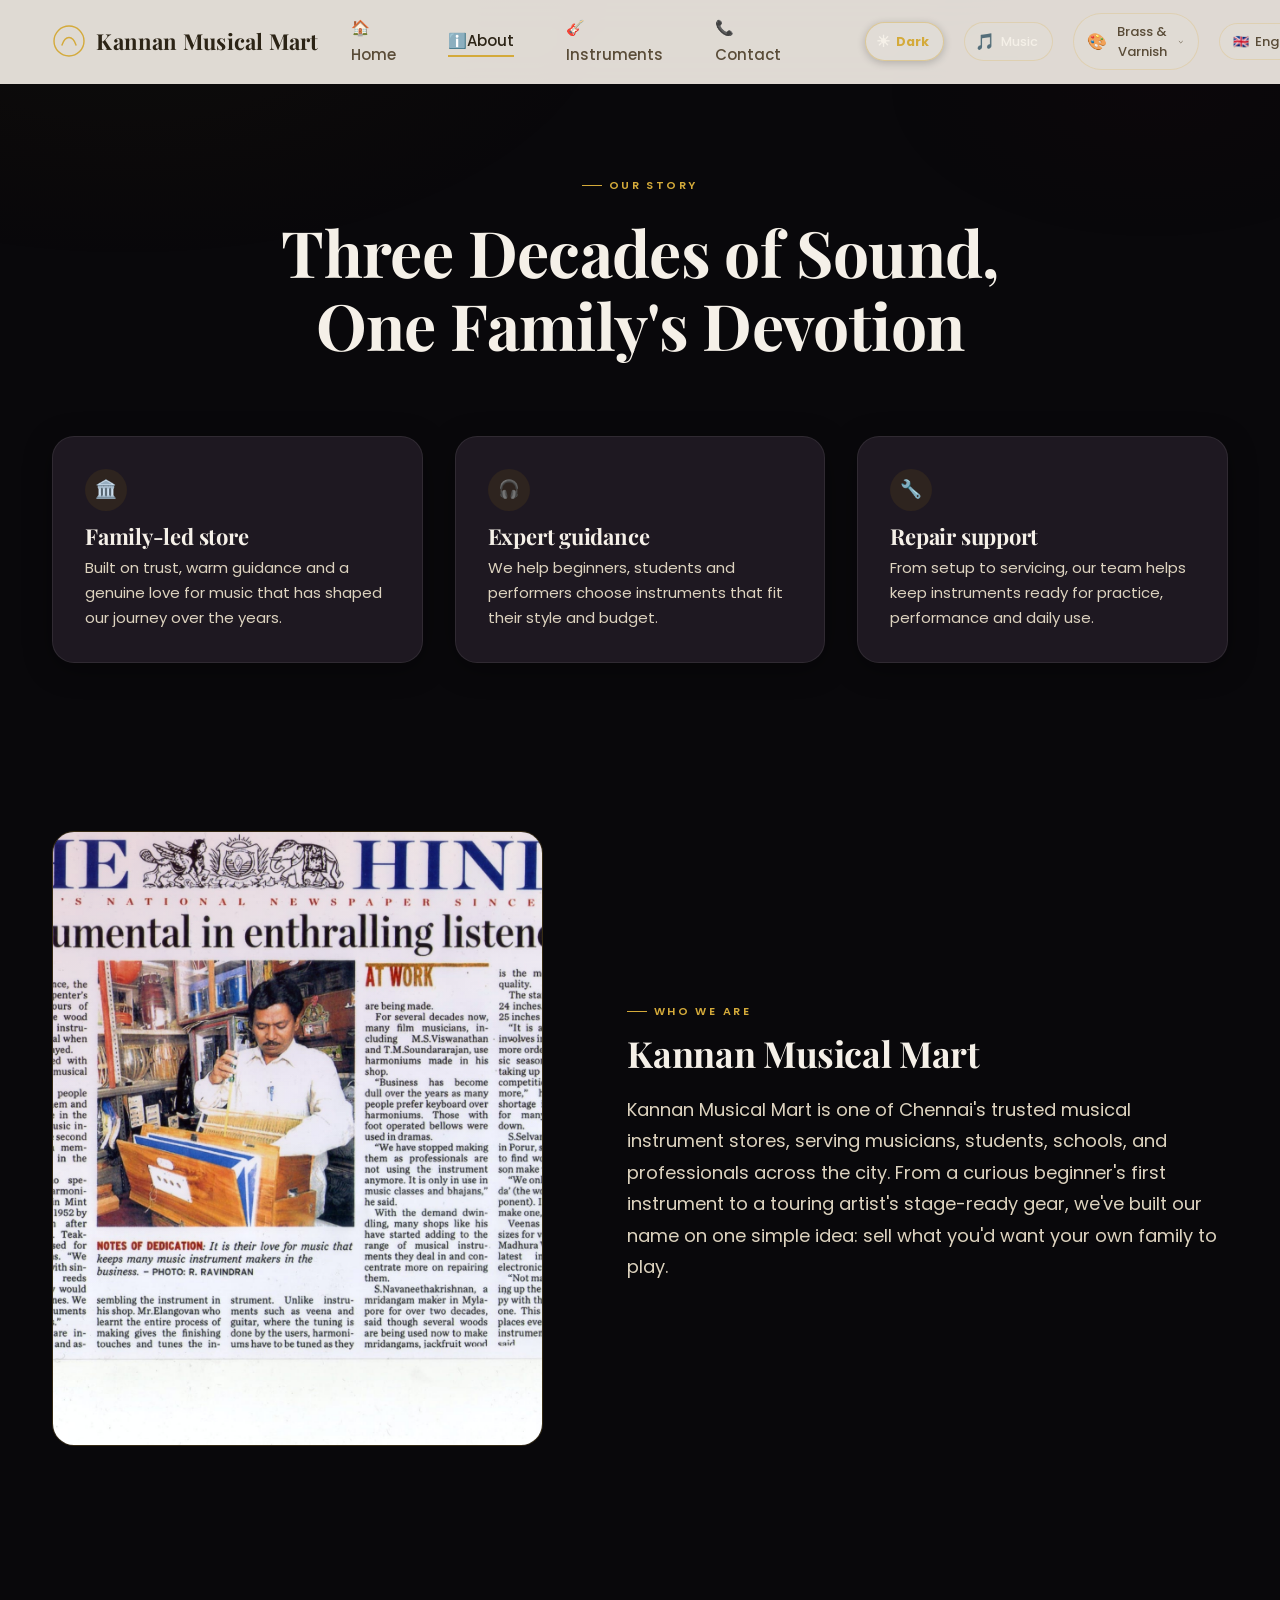
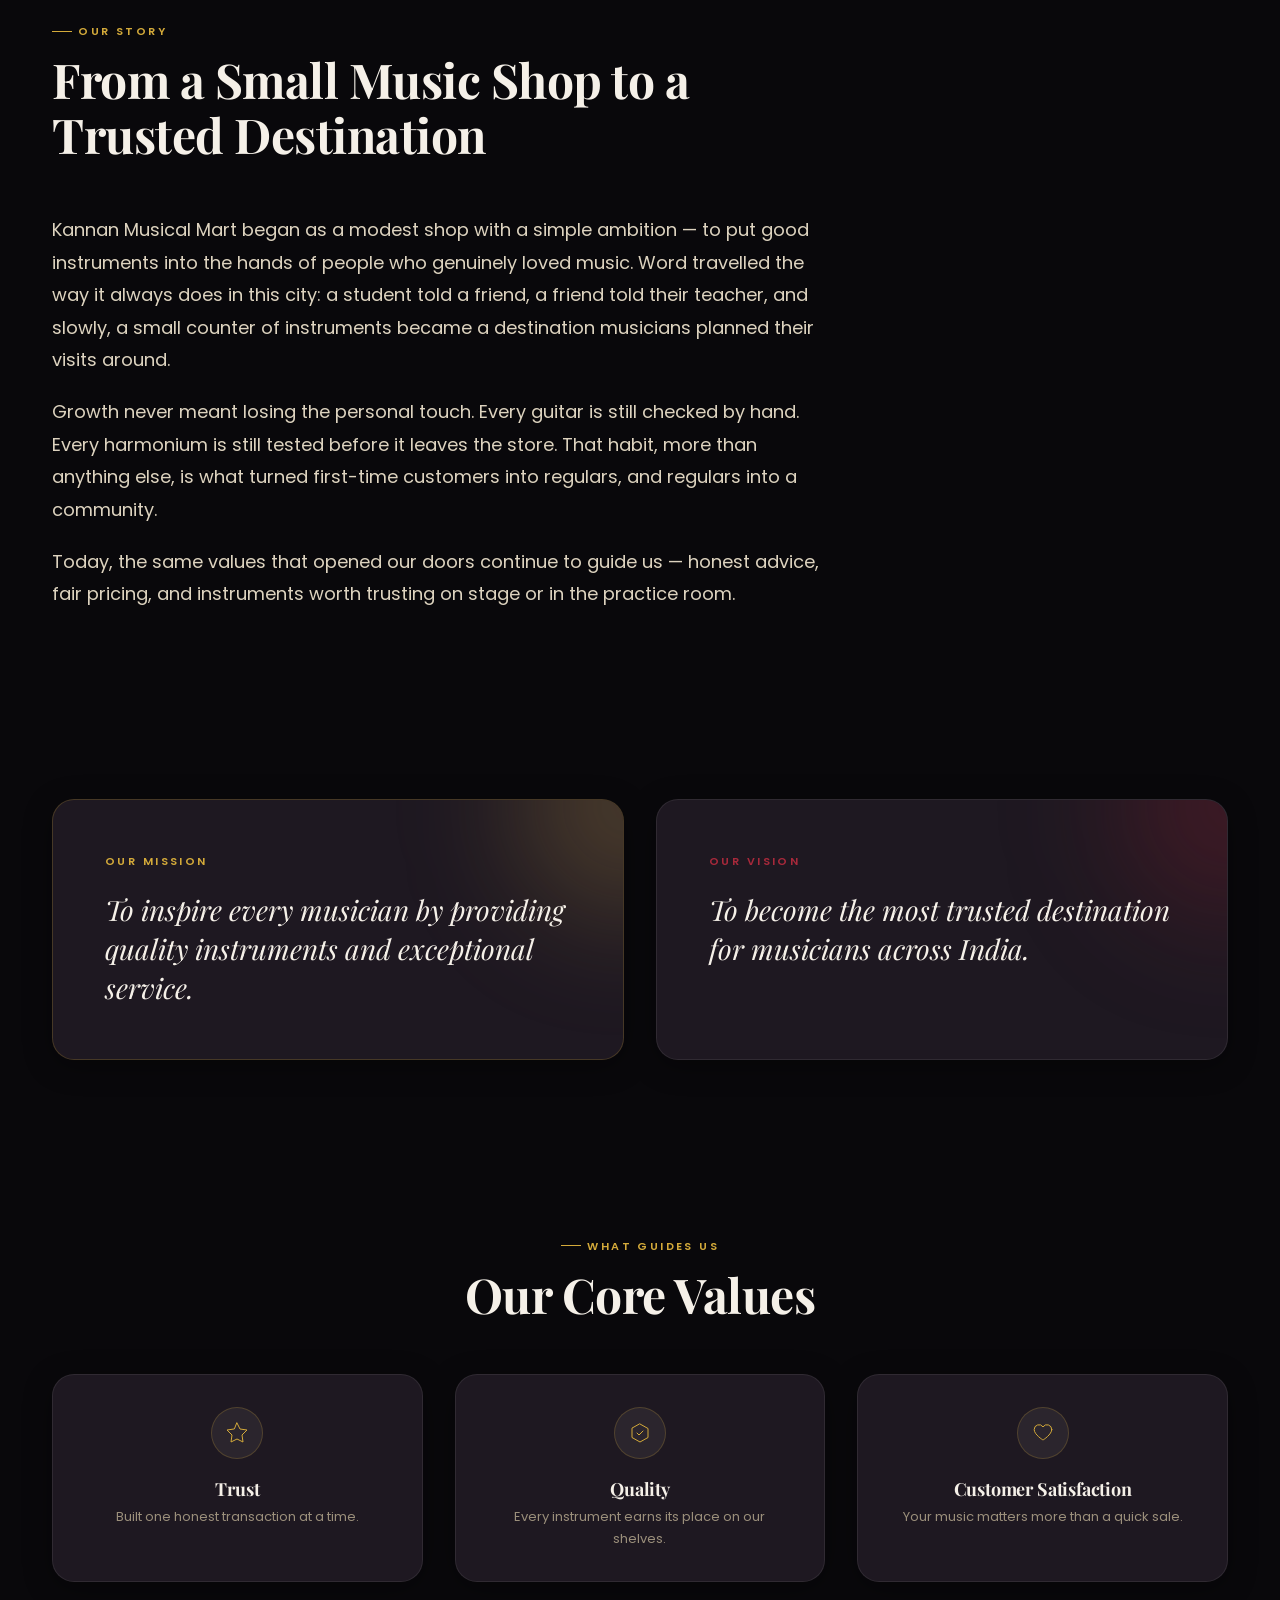
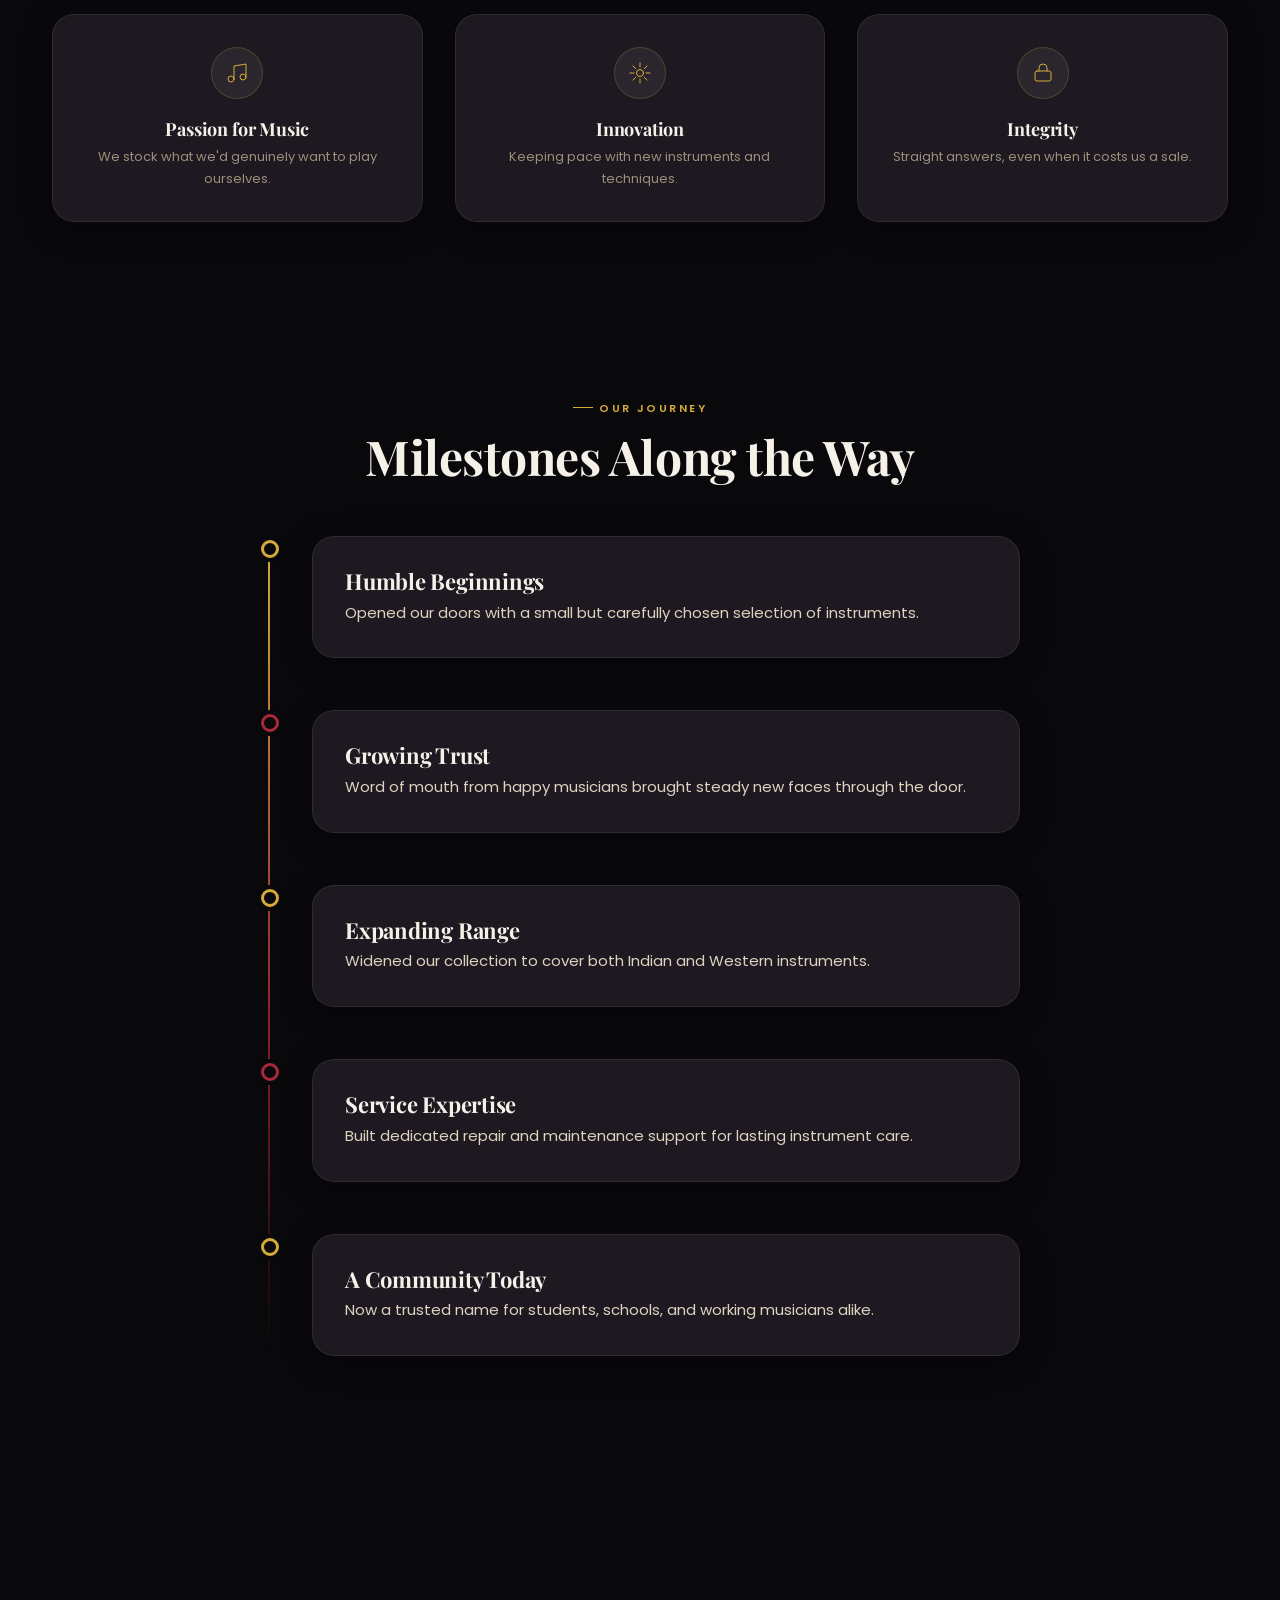
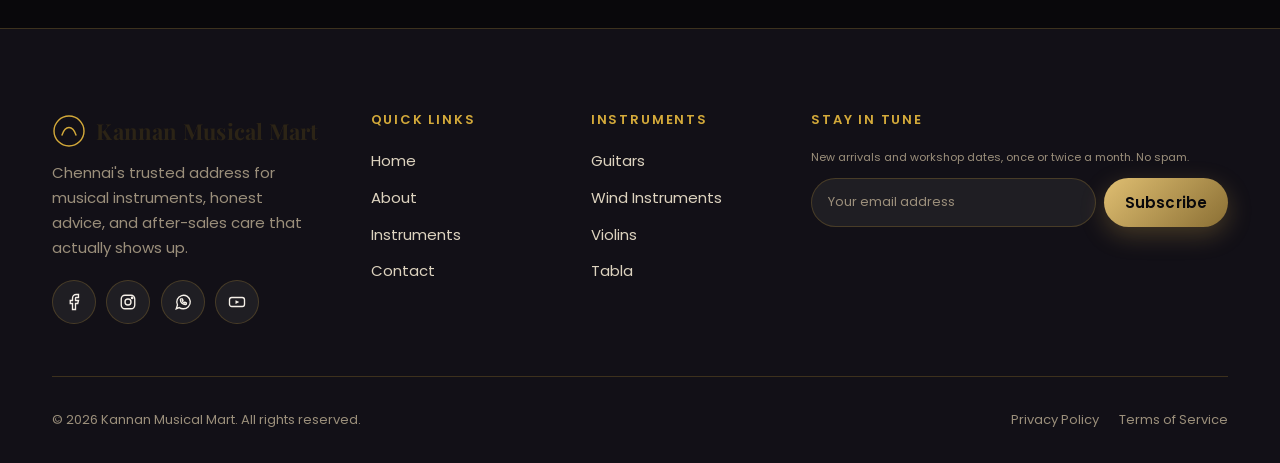
<file: about.html>
<!DOCTYPE html>
<html lang="en" data-mode="dark">
<head>
  <meta charset="UTF-8" />
  <meta name="viewport" content="width=device-width, initial-scale=1.0" />
  <title>About Us — Kannan Musical Mart</title>
  <meta name="description" content="Learn the story behind Kannan Musical Mart, Chennai's trusted musical instrument store — our mission, values, and journey." />

  <link rel="preconnect" href="https://fonts.googleapis.com" />
  <link rel="preconnect" href="https://fonts.gstatic.com" crossorigin />
  <link href="https://fonts.googleapis.com/css2?family=Playfair+Display:ital,wght@0,600;0,700;1,600&family=Poppins:wght@300;400;500;600;700&display=swap" rel="stylesheet" />

  <link rel="icon" href="data:image/svg+xml,%3Csvg xmlns='http://www.w3.org/2000/svg' viewBox='0 0 24 24'%3E%3Ccircle cx='12' cy='12' r='11' fill='%230b0a0c' stroke='%23c9a24b' stroke-width='1.5'/%3E%3Cpath d='M7 15c1-3 2-5 5-5s4 2 5 5' stroke='%23c9a24b' stroke-width='1.5' fill='none' stroke-linecap='round'/%3E%3C/svg%3E" />

  <link rel="stylesheet" href="variables.css" />
  <link rel="stylesheet" href="base.css" />
  <link rel="stylesheet" href="components.css" />
  <link rel="stylesheet" href="about.css" />
</head>
<body>

  <div class="page-loader" aria-hidden="true">
    <div class="loader-mark">
      <svg class="loader-wave" viewBox="0 0 140 48" xmlns="http://www.w3.org/2000/svg">
        <path d="M0 24 Q 10 4, 20 24 T 40 24 T 60 24 T 80 24 T 100 24 T 120 24 T 140 24" />
      </svg>
      <span class="loader-text">Kannan Musical Mart</span>
    </div>
  </div>

  <div class="scroll-progress" aria-hidden="true"></div>

  <div class="nav-backdrop" id="nav-backdrop"></div>

  <header class="site-nav">
    <div class="nav-inner">
      <a href="index.html" class="nav-brand">
        <svg class="nav-brand-mark" viewBox="0 0 34 34" xmlns="http://www.w3.org/2000/svg" fill="none">
          <circle cx="17" cy="17" r="15" stroke-width="1.4" />
          <path d="M10 21c1.5-4.5 3-7.5 7-7.5s5.5 3 7 7.5" stroke-width="1.4" stroke-linecap="round" />
        </svg>
        <span data-i18n="nav.brand">Kannan Musical Mart</span>
      </a>

      <nav aria-label="Primary">
        <ul class="nav-links" id="nav-links">
          <li class="nav-drawer-header">
            <span class="nav-drawer-title" data-i18n="nav.brand">Kannan Musical Mart</span>
            <button class="nav-close-btn" aria-label="Close menu">&times;</button>
          </li>
          <li><a href="index.html"><span class="nav-link-icon">🏠</span><span data-i18n="nav.home">Home</span></a></li>
          <li><a href="about.html" aria-current="page"><span class="nav-link-icon">ℹ️</span><span data-i18n="nav.about">About</span></a></li>
          <li><a href="gallery.html"><span class="nav-link-icon">🎸</span><span data-i18n="nav.instruments">Instruments</span></a></li>
          <li><a href="contact.html"><span class="nav-link-icon">📞</span><span data-i18n="nav.contact">Contact</span></a></li>
          <li><a href="contact.html" class="nav-drawer-cta" data-i18n="common.contactUs">Contact Us &rarr;</a></li>
        </ul>
      </nav>

      <div class="nav-actions">
        <!-- Dark/Light Mode Toggle -->
        <button class="mode-toggle-btn" id="mode-toggle" aria-label="Toggle dark/light mode" title="Toggle Theme Mode">
          <span class="mode-icon mode-icon-dark">&#127769;</span>
          <span class="mode-icon mode-icon-light">&#9728;</span>
          <span class="mode-label" id="mode-label">Dark</span>
        </button>

        <!-- Music Player Widget -->
        <div class="music-player-widget" id="music-player-widget">
          <button class="music-toggle-btn" id="music-toggle" aria-label="Toggle Tamil background music" title="Tamil Music Player">
            <span class="music-icon">&#127925;</span>
            <span class="music-label">Music</span>
          </button>
          <div class="music-panel" id="music-panel">
            <div class="music-panel-header">
              <span class="music-panel-title">&#127926; Tamil Classical Music</span>
              <button class="music-close-btn" id="music-panel-close" aria-label="Close music panel">&#10005;</button>
            </div>
            <div class="music-now-playing" id="music-now-playing">
              <div class="music-disk" id="music-disk">
                <span class="music-disk-note">&#9836;</span>
              </div>
              <div class="music-info">
                <div class="music-track-name" id="music-track-name">Loading...</div>
                <div class="music-track-artist" id="music-track-artist">Tamil Classical</div>
              </div>
            </div>
            <div class="music-controls">
              <button class="music-ctrl-btn" id="music-prev" aria-label="Previous track">&#9194;</button>
              <button class="music-ctrl-btn music-play-btn" id="music-play-pause" aria-label="Play/Pause">&#9654;</button>
              <button class="music-ctrl-btn" id="music-next" aria-label="Next track">&#9193;</button>
            </div>
            <div class="music-volume-row">
              <span>&#128264;</span>
              <input type="range" class="music-volume" id="music-volume" min="0" max="100" value="40" aria-label="Volume" />
              <span>&#128266;</span>
            </div>
            <div class="music-track-list" id="music-track-list"></div>
          </div>
        </div>
        <div class="theme-switch">
          <button class="theme-switch-btn" aria-haspopup="listbox" aria-expanded="false" aria-label="Change website theme color" title="Change Theme Color">
            <span class="theme-swatch-icon">🎨</span>
            <span class="theme-label-text" data-current-theme-label>Theme</span>
            <svg viewBox="0 0 24 24" fill="none" stroke="currentColor" stroke-width="2"><path d="M6 9l6 6 6-6"/></svg>
          </button>
          <div class="theme-menu" role="listbox">
            <div class="theme-menu-title">Theme Presets</div>
            <button class="theme-option is-active" role="option" data-theme="brass">
              <span class="theme-swatch" style="background: linear-gradient(135deg, #d4aa3a 50%, #8b1e2e 50%);"></span>
              <span class="theme-name">Brass & Varnish</span>
            </button>
            <button class="theme-option" role="option" data-theme="emerald">
              <span class="theme-swatch" style="background: linear-gradient(135deg, #e5c158 50%, #0f523b 50%);"></span>
              <span class="theme-name">Emerald Gold</span>
            </button>
            <button class="theme-option" role="option" data-theme="sapphire">
              <span class="theme-swatch" style="background: linear-gradient(135deg, #38bdf8 50%, #1e3a8a 50%);"></span>
              <span class="theme-name">Royal Sapphire</span>
            </button>
            <button class="theme-option" role="option" data-theme="crimson">
              <span class="theme-swatch" style="background: linear-gradient(135deg, #fb7185 50%, #9f1239 50%);"></span>
              <span class="theme-name">Crimson Velvet</span>
            </button>
            <button class="theme-option" role="option" data-theme="purple">
              <span class="theme-swatch" style="background: linear-gradient(135deg, #facc15 50%, #6b21a8 50%);"></span>
              <span class="theme-name">Amethyst Twilight</span>
            </button>
            <button class="theme-option" role="option" data-theme="platinum">
              <span class="theme-swatch" style="background: linear-gradient(135deg, #cbd5e1 50%, #334155 50%);"></span>
              <span class="theme-name">Platinum Onyx</span>
            </button>
            <div class="theme-custom-divider"></div>
            <div class="theme-custom-picker">
              <label for="theme-color-input" class="theme-custom-label">Custom Accent</label>
              <input type="color" id="theme-color-input" value="#d4aa3a" title="Pick custom accent color" />
            </div>
          </div>
        </div>

        <div class="lang-switch">
          <button class="lang-switch-btn" aria-haspopup="listbox" aria-expanded="false" aria-label="Change language">
            <span data-current-lang-flag>🇬🇧</span>
            <span data-current-lang-label>English</span>
            <svg viewBox="0 0 24 24" fill="none" stroke="currentColor" stroke-width="2"><path d="M6 9l6 6 6-6"/></svg>
          </button>
          <div class="lang-menu" role="listbox">
            <button class="lang-option" role="option" data-lang-option="en" aria-checked="true">
              <span class="lang-flag">🇬🇧</span> English
            </button>
            <button class="lang-option" role="option" data-lang-option="ta" aria-checked="false">
              <span class="lang-flag">🇮🇳</span> தமிழ்
            </button>
          </div>
        </div>

        <button class="nav-toggle" aria-label="Toggle menu" aria-expanded="false" aria-controls="nav-links">
          <span></span><span></span><span></span>
        </button>
      </div>
    </div>
  </header>

  <main>
    <section class="page-hero">
      <div class="container">
        <span class="eyebrow" data-i18n="about.heroEyebrow">Our Story</span>
        <h1 data-i18n="about.heroHeadline">Three Decades of Sound, One Family's Devotion</h1>
      </div>
    </section>

    <section class="page-highlights">
      <div class="container">
        <div class="highlights-grid">
          <article class="glass-card highlight-card">
            <div class="highlight-icon">🏛️</div>
            <h3>Family-led store</h3>
            <p>Built on trust, warm guidance and a genuine love for music that has shaped our journey over the years.</p>
          </article>
          <article class="glass-card highlight-card">
            <div class="highlight-icon">🎧</div>
            <h3>Expert guidance</h3>
            <p>We help beginners, students and performers choose instruments that fit their style and budget.</p>
          </article>
          <article class="glass-card highlight-card">
            <div class="highlight-icon">🔧</div>
            <h3>Repair support</h3>
            <p>From setup to servicing, our team helps keep instruments ready for practice, performance and daily use.</p>
          </article>
        </div>
      </div>
    </section>

    <!-- ============ INTRO ============ -->
    <section class="intro-section">
      <div class="container intro-grid">
        <div class="intro-media reveal">
          <img src="Gallery/news paper.jpeg" alt="Beautiful harmonium on display at Kannan Musical Mart" loading="lazy" />
        </div>
        <div class="intro-text reveal reveal-delay-2">
          <span class="eyebrow" data-i18n="about.introEyebrow">Who We Are</span>
          <h2 data-i18n="about.introHeading" style="margin-top: var(--sp-xs); font-size: var(--fs-2xl); color: var(--ivory);">Kannan Musical Mart</h2>
          <p style="margin-top: var(--sp-sm);" data-i18n="about.introBody">Kannan Musical Mart is one of Chennai's trusted musical instrument stores, serving musicians, students, schools, and professionals across the city. From a curious beginner's first instrument to a touring artist's stage-ready gear, we've built our name on one simple idea: sell what you'd want your own family to play.</p>
        </div>
      </div>
    </section>

    <!-- ============ OUR STORY ============ -->
    <section class="story-section">
      <div class="container">
        <div class="section-heading reveal">
          <span class="eyebrow" data-i18n="about.storyEyebrow">Our Story</span>
          <h2 data-i18n="about.storyHeading">From a Small Music Shop to a Trusted Destination</h2>
        </div>
        <div class="story-content reveal reveal-delay-1">
          <p data-i18n="about.storyBody1">Kannan Musical Mart began as a modest shop with a simple ambition — to put good instruments into the hands of people who genuinely loved music. Word travelled the way it always does in this city: a student told a friend, a friend told their teacher, and slowly, a small counter of instruments became a destination musicians planned their visits around.</p>
          <p data-i18n="about.storyBody2">Growth never meant losing the personal touch. Every guitar is still checked by hand. Every harmonium is still tested before it leaves the store. That habit, more than anything else, is what turned first-time customers into regulars, and regulars into a community.</p>
          <p data-i18n="about.storyBody3">Today, the same values that opened our doors continue to guide us — honest advice, fair pricing, and instruments worth trusting on stage or in the practice room.</p>
        </div>
      </div>
    </section>

    <!-- ============ MISSION / VISION ============ -->
    <section class="mv-section">
      <div class="container mv-grid">
        <div class="glass-card mv-card mission reveal">
          <div class="mv-label" data-i18n="about.missionLabel">Our Mission</div>
          <p data-i18n="about.missionText">"To inspire every musician by providing quality instruments and exceptional service."</p>
        </div>
        <div class="glass-card mv-card vision reveal reveal-delay-2">
          <div class="mv-label" data-i18n="about.visionLabel">Our Vision</div>
          <p data-i18n="about.visionText">"To become the most trusted destination for musicians across India."</p>
        </div>
      </div>
    </section>

    <!-- ============ CORE VALUES ============ -->
    <section class="values-section">
      <div class="container">
        <div class="section-heading center reveal">
          <span class="eyebrow" data-i18n="about.valuesEyebrow">What Guides Us</span>
          <h2 data-i18n="about.valuesHeading">Our Core Values</h2>
        </div>

        <div class="values-grid">
          <div class="glass-card value-card reveal reveal-delay-1">
            <div class="value-icon"><svg viewBox="0 0 24 24" fill="none" stroke-linecap="round" stroke-linejoin="round"><path d="M12 2l3 6 7 1-5 5 1 7-6-3-6 3 1-7-5-5 7-1z"/></svg></div>
            <h3 data-i18n="about.value1">Trust</h3>
            <p data-i18n="about.value1Desc">Built one honest transaction at a time.</p>
          </div>
          <div class="glass-card value-card reveal reveal-delay-2">
            <div class="value-icon"><svg viewBox="0 0 24 24" fill="none" stroke-linecap="round" stroke-linejoin="round"><path d="M12 3l8 4.5v9L12 21l-8-4.5v-9z"/><path d="M9 12l2 2 4-4"/></svg></div>
            <h3 data-i18n="about.value2">Quality</h3>
            <p data-i18n="about.value2Desc">Every instrument earns its place on our shelves.</p>
          </div>
          <div class="glass-card value-card reveal reveal-delay-3">
            <div class="value-icon"><svg viewBox="0 0 24 24" fill="none" stroke-linecap="round" stroke-linejoin="round"><path d="M20.8 8.6c0 5-8.8 10.4-8.8 10.4S3.2 13.6 3.2 8.6a4.8 4.8 0 018.8-2.7 4.8 4.8 0 018.8 2.7z"/></svg></div>
            <h3 data-i18n="about.value3">Customer Satisfaction</h3>
            <p data-i18n="about.value3Desc">Your music matters more than a quick sale.</p>
          </div>
          <div class="glass-card value-card reveal reveal-delay-4">
            <div class="value-icon"><svg viewBox="0 0 24 24" fill="none" stroke-linecap="round" stroke-linejoin="round"><path d="M9 18V5l12-2v13"/><circle cx="6" cy="18" r="3"/><circle cx="18" cy="16" r="3"/></svg></div>
            <h3 data-i18n="about.value4">Passion for Music</h3>
            <p data-i18n="about.value4Desc">We stock what we'd genuinely want to play ourselves.</p>
          </div>
          <div class="glass-card value-card reveal reveal-delay-5">
            <div class="value-icon"><svg viewBox="0 0 24 24" fill="none" stroke-linecap="round" stroke-linejoin="round"><path d="M12 2v4M12 18v4M4.9 4.9l2.8 2.8M16.3 16.3l2.8 2.8M2 12h4M18 12h4M4.9 19.1l2.8-2.8M16.3 7.7l2.8-2.8"/><circle cx="12" cy="12" r="3.5"/></svg></div>
            <h3 data-i18n="about.value5">Innovation</h3>
            <p data-i18n="about.value5Desc">Keeping pace with new instruments and techniques.</p>
          </div>
          <div class="glass-card value-card reveal reveal-delay-6">
            <div class="value-icon"><svg viewBox="0 0 24 24" fill="none" stroke-linecap="round" stroke-linejoin="round"><rect x="4" y="10" width="16" height="10" rx="2"/><path d="M8 10V7a4 4 0 018 0v3"/></svg></div>
            <h3 data-i18n="about.value6">Integrity</h3>
            <p data-i18n="about.value6Desc">Straight answers, even when it costs us a sale.</p>
          </div>
        </div>
      </div>
    </section>

    <!-- ============ TIMELINE ============ -->
    <section class="timeline-section">
      <div class="container">
        <div class="section-heading center reveal">
          <span class="eyebrow" data-i18n="about.timelineEyebrow">Our Journey</span>
          <h2 data-i18n="about.timelineHeading">Milestones Along the Way</h2>
        </div>

        <div class="timeline">
          <div class="timeline-item reveal">
            <div class="timeline-dot"></div>
            <div class="glass-card timeline-card">
              <h3 data-i18n="about.tl1Title">Humble Beginnings</h3>
              <p data-i18n="about.tl1Desc">Opened our doors with a small but carefully chosen selection of instruments.</p>
            </div>
          </div>
          <div class="timeline-item reveal reveal-delay-1">
            <div class="timeline-dot"></div>
            <div class="glass-card timeline-card">
              <h3 data-i18n="about.tl2Title">Growing Trust</h3>
              <p data-i18n="about.tl2Desc">Word of mouth from happy musicians brought steady new faces through the door.</p>
            </div>
          </div>
          <div class="timeline-item reveal reveal-delay-2">
            <div class="timeline-dot"></div>
            <div class="glass-card timeline-card">
              <h3 data-i18n="about.tl3Title">Expanding Range</h3>
              <p data-i18n="about.tl3Desc">Widened our collection to cover both Indian and Western instruments.</p>
            </div>
          </div>
          <div class="timeline-item reveal reveal-delay-3">
            <div class="timeline-dot"></div>
            <div class="glass-card timeline-card">
              <h3 data-i18n="about.tl4Title">Service Expertise</h3>
              <p data-i18n="about.tl4Desc">Built dedicated repair and maintenance support for lasting instrument care.</p>
            </div>
          </div>
          <div class="timeline-item reveal reveal-delay-4">
            <div class="timeline-dot"></div>
            <div class="glass-card timeline-card">
              <h3 data-i18n="about.tl5Title">A Community Today</h3>
              <p data-i18n="about.tl5Desc">Now a trusted name for students, schools, and working musicians alike.</p>
            </div>
          </div>
        </div>
      </div>
    </section>
  </main>

  <footer class="site-footer">
    <div class="container">
      <div class="footer-grid">
        <div class="footer-brand">
          <a href="index.html" class="nav-brand">
            <svg class="nav-brand-mark" viewBox="0 0 34 34" xmlns="http://www.w3.org/2000/svg" fill="none">
              <circle cx="17" cy="17" r="15" stroke-width="1.4" />
              <path d="M10 21c1.5-4.5 3-7.5 7-7.5s5.5 3 7 7.5" stroke-width="1.4" stroke-linecap="round" />
            </svg>
            <span data-i18n="nav.brand">Kannan Musical Mart</span>
          </a>
          <p data-i18n="common.footerTagline">Chennai's trusted address for musical instruments, honest advice, and after-sales care that actually shows up.</p>
          <div class="footer-social">
            <a href="#" class="icon-btn" aria-label="Facebook"><svg viewBox="0 0 24 24" fill="none" stroke="currentColor" stroke-width="1.8"><path d="M18 2h-3a5 5 0 00-5 5v3H7v4h3v8h4v-8h3l1-4h-4V7a1 1 0 011-1h3z"/></svg></a>
            <a href="#" class="icon-btn" aria-label="Instagram"><svg viewBox="0 0 24 24" fill="none" stroke="currentColor" stroke-width="1.8"><rect x="3" y="3" width="18" height="18" rx="5"/><circle cx="12" cy="12" r="4"/><circle cx="17.5" cy="6.5" r="1"/></svg></a>
            <a href="#" class="icon-btn" aria-label="WhatsApp"><svg viewBox="0 0 24 24" fill="none" stroke="currentColor" stroke-width="1.8"><path d="M3 21l1.65-4.95A9 9 0 1112 21a9 9 0 01-5-1.5z"/><path d="M8.5 9c0 4 3.5 6.5 6.5 6.5.7 0 1.5-.2 1.5-1v-1.2l-2-1-.7 1c-1.3-.5-2.3-1.5-2.8-2.8l1-.7-1-2H9.5c-.6 0-1 .4-1 1z"/></svg></a>
            <a href="#" class="icon-btn" aria-label="YouTube"><svg viewBox="0 0 24 24" fill="none" stroke="currentColor" stroke-width="1.8"><rect x="2" y="6" width="20" height="12" rx="3"/><path d="M10 9.5l5 2.5-5 2.5z" fill="currentColor" stroke="none"/></svg></a>
          </div>
        </div>

        <div class="footer-nav">
          <h4 class="footer-heading" data-i18n="common.footerQuickLinks">Quick Links</h4>
          <ul class="footer-links">
            <li><a href="index.html" data-i18n="nav.home">Home</a></li>
            <li><a href="about.html" data-i18n="nav.about">About</a></li>
            <li><a href="gallery.html" data-i18n="nav.instruments">Instruments</a></li>
            <li><a href="contact.html" data-i18n="nav.contact">Contact</a></li>
          </ul>
        </div>

        <div class="footer-nav">
          <h4 class="footer-heading" data-i18n="common.footerInstruments">Instruments</h4>
          <ul class="footer-links">
            <li><a href="gallery.html#guitar" data-i18n="home.catGuitars">Guitars</a></li>
            <li><a href="gallery.html#wind" data-i18n="home.catKeyboards">Wind Instruments</a></li>
            <li><a href="gallery.html#violin" data-i18n="home.catViolins">Violins</a></li>
            <li><a href="gallery.html#tabla" data-i18n="home.catTabla">Tabla</a></li>
          </ul>
        </div>

        <div class="footer-newsletter">
          <h4 class="footer-heading" data-i18n="common.footerNewsletter">Stay in Tune</h4>
          <p class="newsletter-note" data-i18n="common.footerNewsletterNote">New arrivals and workshop dates, once or twice a month. No spam.</p>
          <form id="newsletter-form" novalidate>
            <label for="newsletter-email" class="visually-hidden">Email address</label>
            <input type="email" id="newsletter-email" required data-i18n-placeholder="common.newsletterPlaceholder" placeholder="Your email address" />
            <button type="submit" class="btn btn-primary" data-i18n="common.newsletterBtn">Subscribe</button>
          </form>
        </div>
      </div>

      <div class="footer-bottom">
        <span>© <span id="footer-year"></span> <span data-i18n="nav.brand">Kannan Musical Mart</span>. <span data-i18n="common.footerRights">All rights reserved.</span></span>
        <div class="footer-bottom-links">
          <a href="#" data-i18n="common.footerPrivacy">Privacy Policy</a>
          <a href="#" data-i18n="common.footerTerms">Terms of Service</a>
        </div>
      </div>
    </div>
  </footer>

  <button class="icon-btn scroll-top-btn" aria-label="Back to top" title="Back to top">
    <svg viewBox="0 0 24 24" fill="none" stroke="currentColor" stroke-width="2" stroke-linecap="round" stroke-linejoin="round"><path d="M12 19V5M5 12l7-7 7 7"/></svg>
  </button>

  <script src="translations.js"></script>
  <script src="i18n.js"></script>
  <script src="main.js"></script>
  <script>
    document.getElementById("footer-year").textContent = new Date().getFullYear();
    document.getElementById("newsletter-form").addEventListener("submit", function (e) {
      e.preventDefault();
      window.KMM_TOAST && window.KMM_TOAST({ type: "success", title: "Subscribed!", message: "You're on the list for new arrivals and workshop updates." });
      this.reset();
    });
  </script>
  <!-- ============ MOBILE BOTTOM STICKY NAV ============ -->
  <nav class="mobile-bottom-nav" aria-label="Mobile Navigation">
    <a href="index.html" class="mobile-bottom-link">
      <span class="nav-icon">🏠</span>
      <span data-i18n="nav.home">Home</span>
    </a>
    <a href="about.html" class="mobile-bottom-link">
      <span class="nav-icon">ℹ️</span>
      <span data-i18n="nav.about">About</span>
    </a>
    <a href="gallery.html" class="mobile-bottom-link">
      <span class="nav-icon">🎸</span>
      <span data-i18n="nav.instruments">Instruments</span>
    </a>
    <a href="contact.html" class="mobile-bottom-link">
      <span class="nav-icon">📞</span>
      <span data-i18n="nav.contact">Contact</span>
    </a>
  </nav>

</body>
</html>
</file>
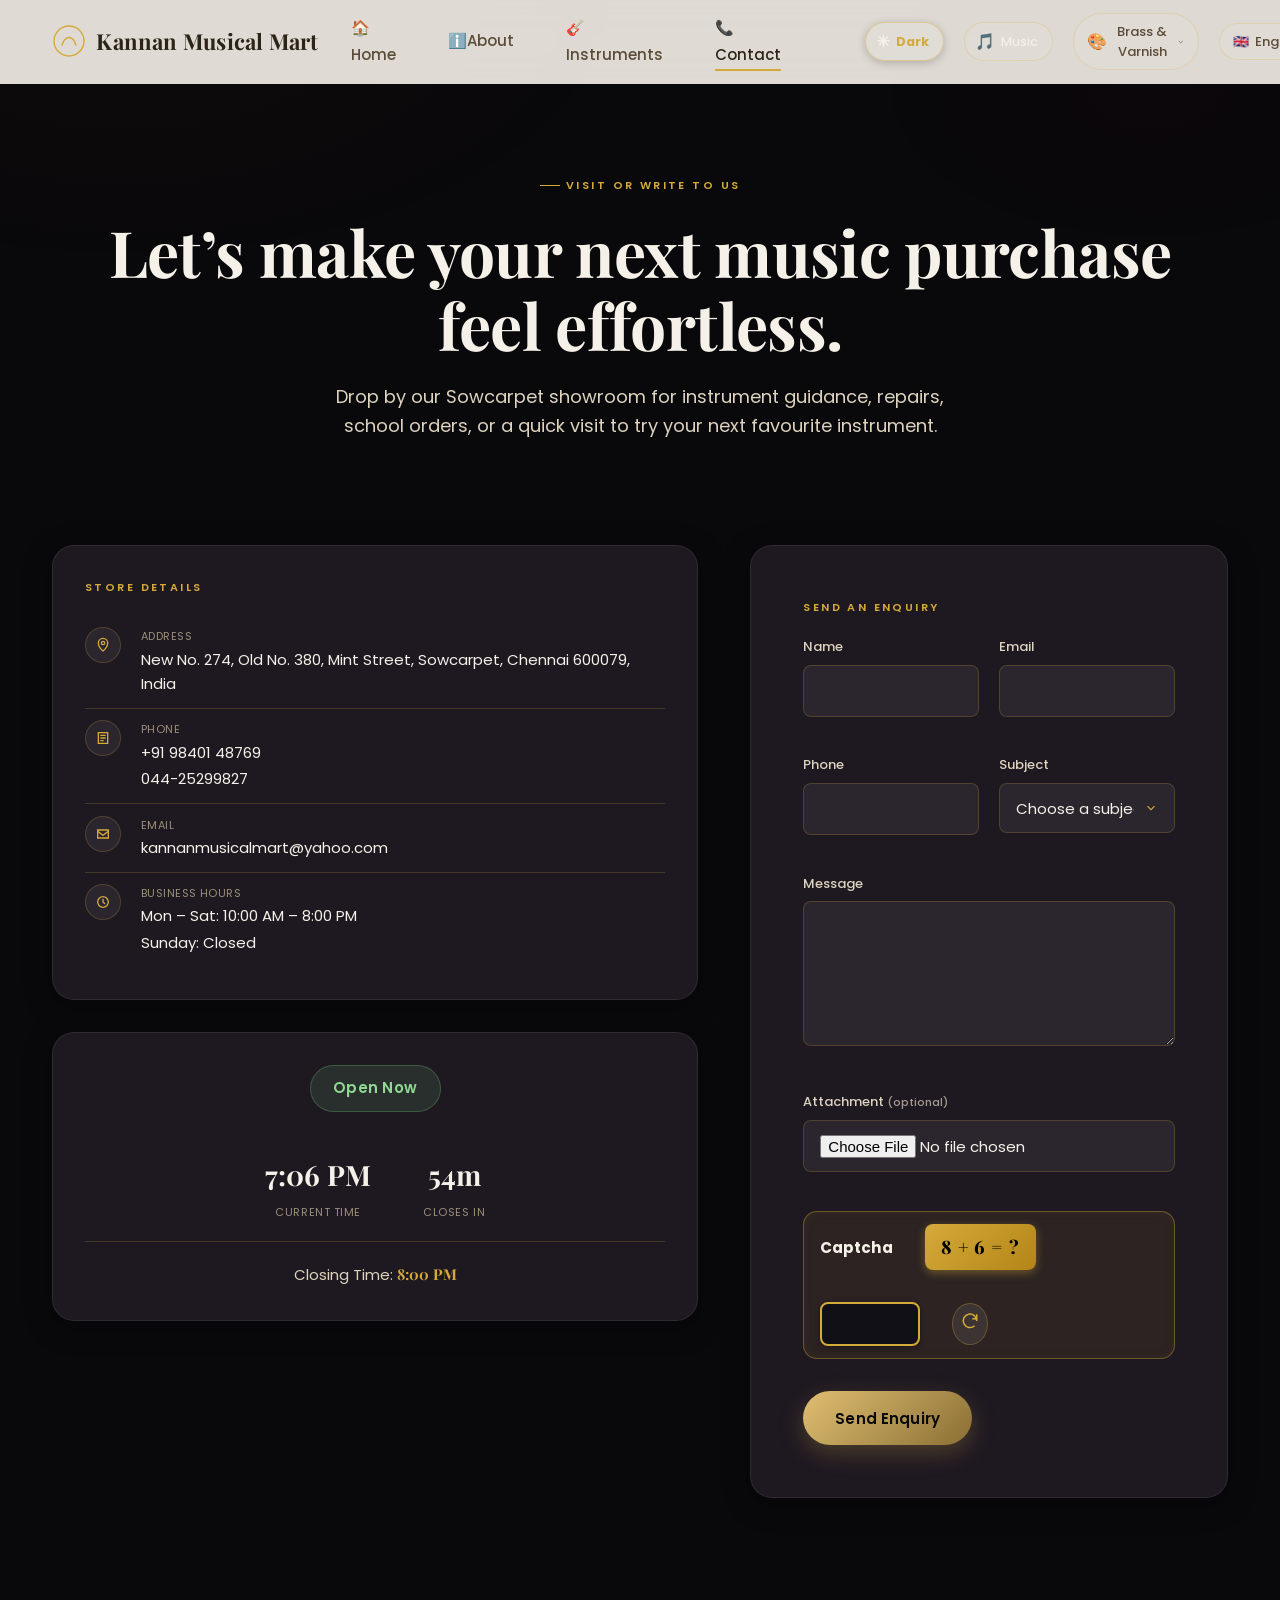
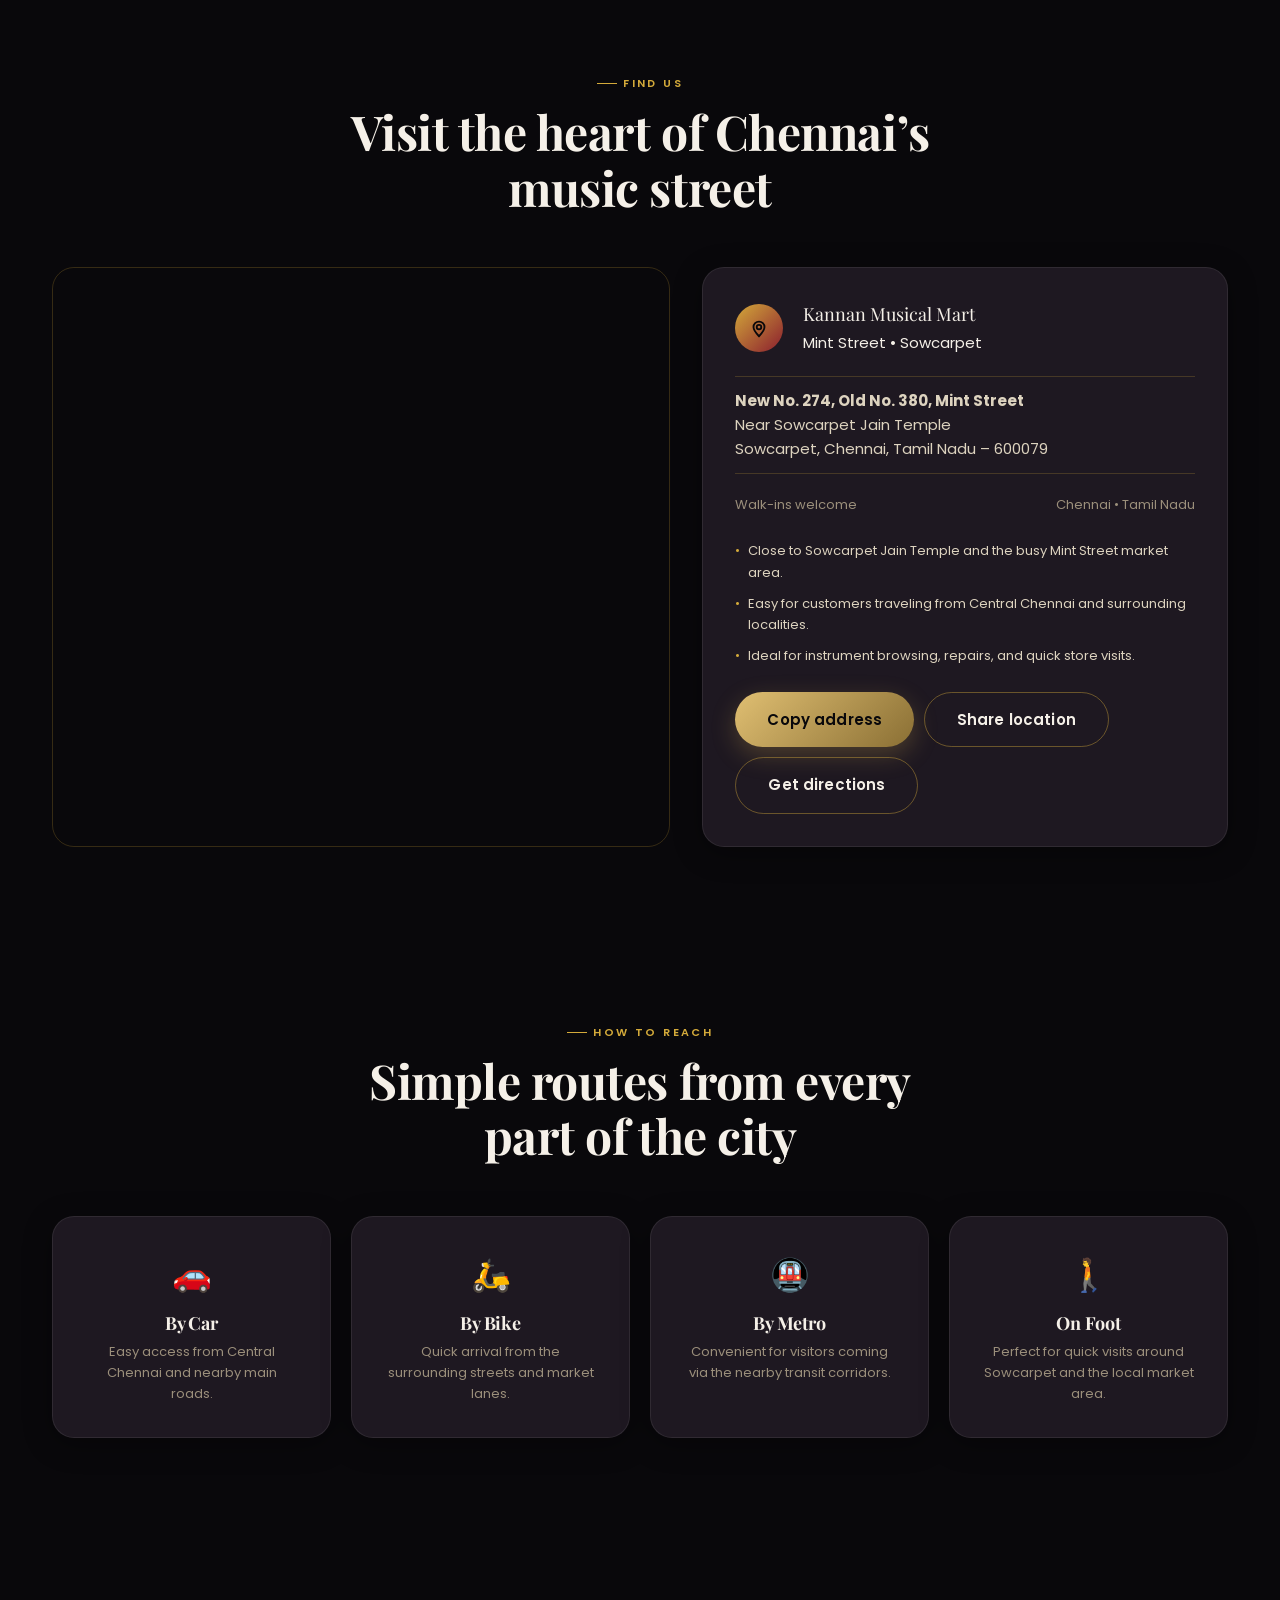
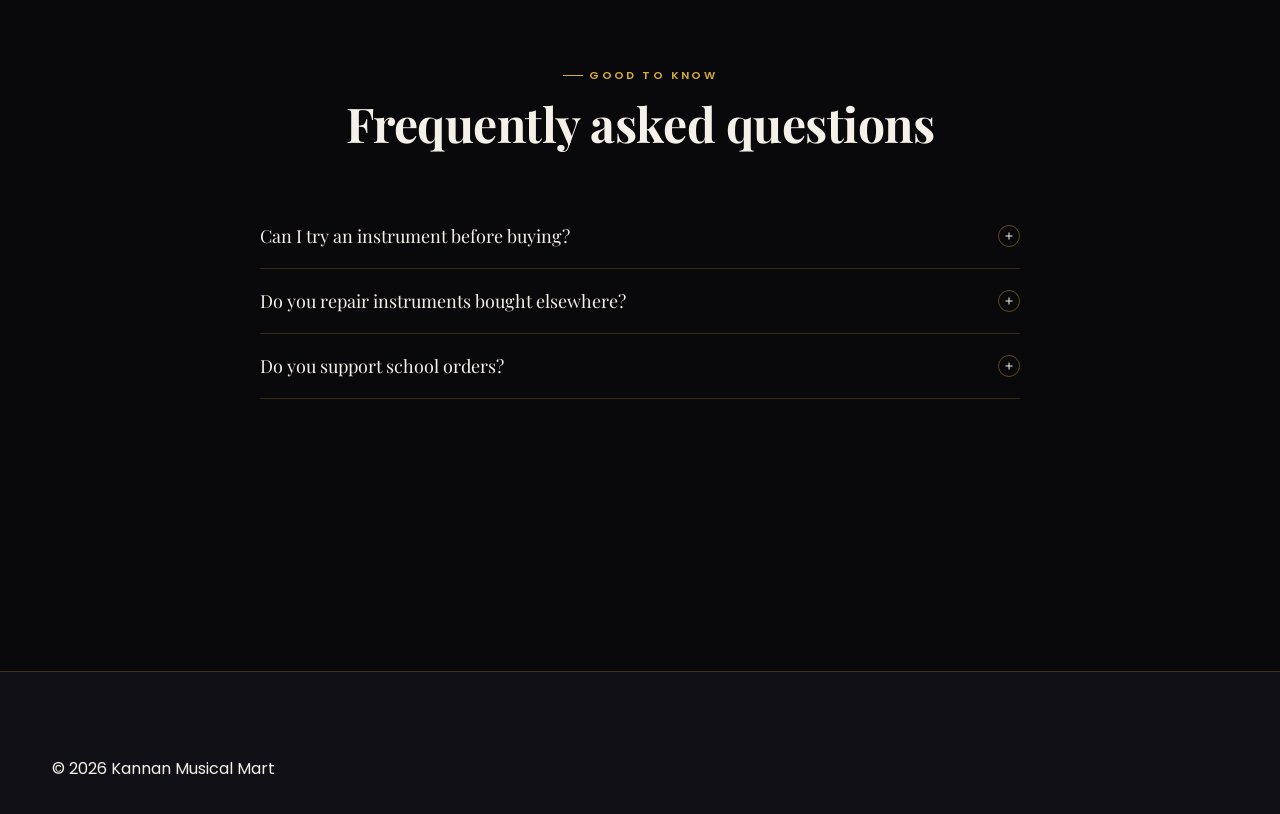
<file: contact.html>
<!DOCTYPE html>
<html lang="en" data-mode="dark">
<head>
  <meta charset="UTF-8" />
  <meta name="viewport" content="width=device-width, initial-scale=1.0" />
  <title>Contact Kannan Musical Mart</title>
  <meta name="description" content="Get in touch with Kannan Musical Mart for instrument enquiries, repairs, and store visits." />

  <link rel="preconnect" href="https://fonts.googleapis.com" />
  <link rel="preconnect" href="https://fonts.gstatic.com" crossorigin />
  <link href="https://fonts.googleapis.com/css2?family=Playfair+Display:ital,wght@0,600;0,700;1,600&family=Poppins:wght@300;400;500;600;700&display=swap" rel="stylesheet" />

  <link rel="stylesheet" href="variables.css" />
  <link rel="stylesheet" href="base.css" />
  <link rel="stylesheet" href="components.css" />
  <link rel="stylesheet" href="contact.css" />
</head>
<body>
  <div class="page-loader" aria-hidden="true">
    <div class="loader-mark">
      <svg class="loader-wave" viewBox="0 0 140 48" xmlns="http://www.w3.org/2000/svg">
        <path d="M0 24 Q 10 4, 20 24 T 40 24 T 60 24 T 80 24 T 100 24 T 120 24 T 140 24" />
      </svg>
      <span class="loader-text">Kannan Musical Mart</span>
    </div>
  </div>

  <div class="scroll-progress" aria-hidden="true"></div>

  <div class="nav-backdrop" id="nav-backdrop"></div>

  <header class="site-nav">
    <div class="nav-inner">
      <a href="index.html" class="nav-brand">
        <svg class="nav-brand-mark" viewBox="0 0 34 34" xmlns="http://www.w3.org/2000/svg" fill="none">
          <circle cx="17" cy="17" r="15" stroke-width="1.4" />
          <path d="M10 21c1.5-4.5 3-7.5 7-7.5s5.5 3 7 7.5" stroke-width="1.4" stroke-linecap="round" />
        </svg>
        <span data-i18n="nav.brand">Kannan Musical Mart</span>
      </a>

      <nav aria-label="Primary">
        <ul class="nav-links" id="nav-links">
          <li class="nav-drawer-header">
            <span class="nav-drawer-title" data-i18n="nav.brand">Kannan Musical Mart</span>
            <button class="nav-close-btn" aria-label="Close menu">&times;</button>
          </li>
          <li><a href="index.html"><span class="nav-link-icon">🏠</span><span data-i18n="nav.home">Home</span></a></li>
          <li><a href="about.html"><span class="nav-link-icon">ℹ️</span><span data-i18n="nav.about">About</span></a></li>
          <li><a href="gallery.html"><span class="nav-link-icon">🎸</span><span data-i18n="nav.instruments">Instruments</span></a></li>
          <li><a href="contact.html" aria-current="page"><span class="nav-link-icon">📞</span><span data-i18n="nav.contact">Contact</span></a></li>
          <li><a href="contact.html" class="nav-drawer-cta" data-i18n="common.contactUs">Contact Us &rarr;</a></li>
        </ul>
      </nav>

      <div class="nav-actions">
        <!-- Dark/Light Mode Toggle -->
        <button class="mode-toggle-btn" id="mode-toggle" aria-label="Toggle dark/light mode" title="Toggle Theme Mode">
          <span class="mode-icon mode-icon-dark">&#127769;</span>
          <span class="mode-icon mode-icon-light">&#9728;</span>
          <span class="mode-label" id="mode-label">Dark</span>
        </button>

        <!-- Music Player Widget -->
        <div class="music-player-widget" id="music-player-widget">
          <button class="music-toggle-btn" id="music-toggle" aria-label="Toggle Tamil background music" title="Tamil Music Player">
            <span class="music-icon">&#127925;</span>
            <span class="music-label">Music</span>
          </button>
          <div class="music-panel" id="music-panel">
            <div class="music-panel-header">
              <span class="music-panel-title">&#127926; Tamil Classical Music</span>
              <button class="music-close-btn" id="music-panel-close" aria-label="Close music panel">&#10005;</button>
            </div>
            <div class="music-now-playing" id="music-now-playing">
              <div class="music-disk" id="music-disk">
                <span class="music-disk-note">&#9836;</span>
              </div>
              <div class="music-info">
                <div class="music-track-name" id="music-track-name">Loading...</div>
                <div class="music-track-artist" id="music-track-artist">Tamil Classical</div>
              </div>
            </div>
            <div class="music-controls">
              <button class="music-ctrl-btn" id="music-prev" aria-label="Previous track">&#9194;</button>
              <button class="music-ctrl-btn music-play-btn" id="music-play-pause" aria-label="Play/Pause">&#9654;</button>
              <button class="music-ctrl-btn" id="music-next" aria-label="Next track">&#9193;</button>
            </div>
            <div class="music-volume-row">
              <span>&#128264;</span>
              <input type="range" class="music-volume" id="music-volume" min="0" max="100" value="40" aria-label="Volume" />
              <span>&#128266;</span>
            </div>
            <div class="music-track-list" id="music-track-list"></div>
          </div>
        </div>
        <div class="theme-switch">
          <button class="theme-switch-btn" aria-haspopup="listbox" aria-expanded="false" aria-label="Change website theme color" title="Change Theme Color">
            <span class="theme-swatch-icon">🎨</span>
            <span class="theme-label-text" data-current-theme-label>Theme</span>
            <svg viewBox="0 0 24 24" fill="none" stroke="currentColor" stroke-width="2"><path d="M6 9l6 6 6-6"/></svg>
          </button>
          <div class="theme-menu" role="listbox">
            <div class="theme-menu-title">Theme Presets</div>
            <button class="theme-option is-active" role="option" data-theme="brass">
              <span class="theme-swatch" style="background: linear-gradient(135deg, #d4aa3a 50%, #8b1e2e 50%);"></span>
              <span class="theme-name">Brass & Varnish</span>
            </button>
            <button class="theme-option" role="option" data-theme="emerald">
              <span class="theme-swatch" style="background: linear-gradient(135deg, #e5c158 50%, #0f523b 50%);"></span>
              <span class="theme-name">Emerald Gold</span>
            </button>
            <button class="theme-option" role="option" data-theme="sapphire">
              <span class="theme-swatch" style="background: linear-gradient(135deg, #38bdf8 50%, #1e3a8a 50%);"></span>
              <span class="theme-name">Royal Sapphire</span>
            </button>
            <button class="theme-option" role="option" data-theme="crimson">
              <span class="theme-swatch" style="background: linear-gradient(135deg, #fb7185 50%, #9f1239 50%);"></span>
              <span class="theme-name">Crimson Velvet</span>
            </button>
            <button class="theme-option" role="option" data-theme="purple">
              <span class="theme-swatch" style="background: linear-gradient(135deg, #facc15 50%, #6b21a8 50%);"></span>
              <span class="theme-name">Amethyst Twilight</span>
            </button>
            <button class="theme-option" role="option" data-theme="platinum">
              <span class="theme-swatch" style="background: linear-gradient(135deg, #cbd5e1 50%, #334155 50%);"></span>
              <span class="theme-name">Platinum Onyx</span>
            </button>
            <div class="theme-custom-divider"></div>
            <div class="theme-custom-picker">
              <label for="theme-color-input" class="theme-custom-label">Custom Accent</label>
              <input type="color" id="theme-color-input" value="#d4aa3a" title="Pick custom accent color" />
            </div>
          </div>
        </div>

        <div class="lang-switch">
          <button class="lang-switch-btn" aria-haspopup="listbox" aria-expanded="false" aria-label="Change language">
            <span data-current-lang-flag>🇬🇧</span>
            <span data-current-lang-label>English</span>
            <svg viewBox="0 0 24 24" fill="none" stroke="currentColor" stroke-width="2"><path d="M6 9l6 6 6-6"/></svg>
          </button>
          <div class="lang-menu" role="listbox">
            <button class="lang-option" role="option" data-lang-option="en" aria-checked="true">
              <span class="lang-flag">🇬🇧</span> English
            </button>
            <button class="lang-option" role="option" data-lang-option="ta" aria-checked="false">
              <span class="lang-flag">🇮🇳</span> தமிழ்
            </button>
          </div>
        </div>

        <button class="nav-toggle" aria-label="Toggle menu" aria-expanded="false" aria-controls="nav-links">
          <span></span><span></span><span></span>
        </button>
      </div>
    </div>
  </header>

  <main>
    <section class="hero contact-hero">
      <div class="container">
        <span class="eyebrow">Visit or write to us</span>
        <h1>Let’s make your next music purchase feel effortless.</h1>
        <p>Drop by our Sowcarpet showroom for instrument guidance, repairs, school orders, or a quick visit to try your next favourite instrument.</p>
      </div>
    </section>

    <section class="container contact-main">
      <div class="contact-grid">
        <div class="info-stack">
          <article class="glass-card info-card">
            <div class="info-card-heading">Store details</div>
            <div class="info-row">
              <div class="info-row-icon">
                <svg viewBox="0 0 24 24" fill="none" stroke-width="2"><path d="M12 21s7-5.7 7-12a7 7 0 10-14 0c0 6.3 7 12 7 12z"/><circle cx="12" cy="9" r="2.5"/></svg>
              </div>
              <div>
                <div class="info-row-label">Address</div>
                <div class="info-row-value" data-store-address></div>
              </div>
            </div>
            <div class="info-row">
              <div class="info-row-icon">
                <svg viewBox="0 0 24 24" fill="none" stroke-width="2"><path d="M5 4h14v16H5z"/><path d="M8 8h8M8 12h8M8 16h5"/></svg>
              </div>
              <div>
                <div class="info-row-label">Phone</div>
                <div class="info-row-value"><a href="tel:+919840148769" data-store-phone-mobile-href><span data-store-phone-mobile></span></a></div>
                <div class="info-row-value"><a href="tel:04425299827" data-store-phone-landline-href><span data-store-phone-landline></span></a></div>
              </div>
            </div>
            <div class="info-row">
              <div class="info-row-icon">
                <svg viewBox="0 0 24 24" fill="none" stroke-width="2"><path d="M4 6h16v12H4z"/><path d="M4 8l8 6 8-6"/></svg>
              </div>
              <div>
                <div class="info-row-label">Email</div>
                <div class="info-row-value"><a href="mailto:kannanmusicalmart@yahoo.com" data-store-email-href><span data-store-email></span></a></div>
              </div>
            </div>
            <div class="info-row">
              <div class="info-row-icon">
                <svg viewBox="0 0 24 24" fill="none" stroke-width="2"><path d="M12 7v5l3 3"/><circle cx="12" cy="12" r="8"/></svg>
              </div>
              <div>
                <div class="info-row-label">Business hours</div>
                <div class="info-row-value">Mon – Sat: 10:00 AM – 8:00 PM</div>
                <div class="info-row-value">Sunday: Closed</div>
              </div>
            </div>
          </article>

          <article class="glass-card status-card">
            <div class="status-badge" data-store-status-badge>
              <span data-status-text>Open Now</span>
            </div>
            <div class="status-clock-row">
              <div>
                <div class="status-clock-value"><span data-current-time>--:--</span></div>
                <div class="status-clock-label">Current time</div>
              </div>
              <div>
                <div class="status-clock-value" data-store-countdown>—</div>
                <div class="status-clock-label" data-store-countdown-label>Closes in</div>
              </div>
            </div>
            <div class="status-countdown">
              <span data-store-next-label>Next opening</span>: <strong data-store-next-time>—</strong>
            </div>
          </article>
        </div>

        <div class="glass-card contact-form-card">
          <div class="info-card-heading">Send an enquiry</div>
          <form id="enquiry-form" novalidate>
            <div class="form-row">
              <div class="form-field">
                <label for="field-name">Name</label>
                <input id="field-name" name="name" type="text" />
                <div class="form-error" aria-live="polite"></div>
              </div>
              <div class="form-field">
                <label for="field-email">Email</label>
                <input id="field-email" name="email" type="email" />
                <div class="form-error" aria-live="polite"></div>
              </div>
            </div>

            <div class="form-row">
              <div class="form-field">
                <label for="field-phone">Phone</label>
                <input id="field-phone" name="phone" type="tel" />
                <div class="form-error" aria-live="polite"></div>
              </div>
              <div class="form-field">
                <label for="field-subject">Subject</label>
                <select id="field-subject" name="subject">
                  <option value="">Choose a subject</option>
                  <option value="Instrument Enquiry">Instrument Enquiry</option>
                  <option value="Repair Service">Repair Service</option>
                  <option value="Store Visit">Store Visit</option>
                </select>
                <div class="form-error" aria-live="polite"></div>
              </div>
            </div>

            <div class="form-field">
              <label for="field-message">Message</label>
              <textarea id="field-message" name="message" rows="5"></textarea>
              <div class="form-error" aria-live="polite"></div>
            </div>

            <div class="form-field">
              <label for="field-attachment">Attachment <span style="font-size: 0.85em; opacity: 0.7;">(optional)</span></label>
              <input id="field-attachment" name="attachment" type="file" accept=".pdf,.doc,.docx,.jpg,.jpeg,.png,.mp3,.wav" />
              <div data-attachment-name class="attachment-name" style="font-size: 0.9em; margin-top: 0.5rem; opacity: 0.7; color: var(--text-muted);"></div>
              <div class="form-error" aria-live="polite"></div>
            </div>

            <div class="captcha-row">
              <label for="field-captcha">Captcha</label>
              <span class="captcha-question" data-captcha-question></span>
              <input id="field-captcha" name="captcha" type="number" inputmode="numeric" />
              <button class="captcha-refresh-btn" type="button" data-captcha-refresh aria-label="Refresh captcha">
                <svg viewBox="0 0 24 24" fill="none" stroke="currentColor" stroke-width="2"><path d="M21 12a9 9 0 10-2.9 6.3"/><path d="M21 3v6h-6"/></svg>
              </button>
              <div class="form-error" aria-live="polite"></div>
            </div>

            <input id="field-hp" name="company" type="text" tabindex="-1" autocomplete="off" class="hp-field" />
            <button type="submit" class="btn btn-primary">Send Enquiry</button>
          </form>
        </div>
      </div>
    </section>

    <section class="container map-section">
      <div class="section-heading center">
        <span class="eyebrow">Find us</span>
        <h2>Visit the heart of Chennai’s music street</h2>
      </div>
      <div class="map-layout">
        <div class="map-embed-wrap">
          <iframe data-map-embed title="Map to Kannan Musical Mart" loading="lazy" referrerpolicy="no-referrer-when-downgrade"></iframe>
        </div>
        <div class="glass-card location-card">
          <div class="location-card-header">
            <div class="location-pin">
              <svg viewBox="0 0 24 24" fill="none" stroke-width="2"><path d="M12 21s6-6.2 6-10a6 6 0 10-12 0c0 3.8 6 10 6 10z"/><circle cx="12" cy="11" r="2.5"/></svg>
            </div>
            <div>
              <div class="location-card-title">Kannan Musical Mart</div>
              <div class="info-row-value">Mint Street • Sowcarpet</div>
            </div>
          </div>
          <div class="location-address-block">
            <strong>New No. 274, Old No. 380, Mint Street</strong><br />
            Near Sowcarpet Jain Temple<br />
            Sowcarpet, Chennai, Tamil Nadu – 600079
          </div>
          <div class="location-meta-row">
            <span>Walk-ins welcome</span>
            <span>Chennai • Tamil Nadu</span>
          </div>
          <ul class="landmarks-list">
            <li>Close to Sowcarpet Jain Temple and the busy Mint Street market area.</li>
            <li>Easy for customers traveling from Central Chennai and surrounding localities.</li>
            <li>Ideal for instrument browsing, repairs, and quick store visits.</li>
          </ul>
          <div class="location-actions">
            <button class="btn btn-primary" type="button" data-copy-address-btn>Copy address</button>
            <button class="btn btn-outline" type="button" data-share-location-btn>Share location</button>
            <a class="btn btn-outline" href="#" data-directions-link target="_blank" rel="noopener noreferrer">Get directions</a>
          </div>
        </div>
      </div>
    </section>

    <section class="container route-section">
      <div class="section-heading center">
        <span class="eyebrow">How to reach</span>
        <h2>Simple routes from every part of the city</h2>
      </div>
      <div class="route-grid">
        <article class="glass-card route-card">
          <span class="route-emoji">🚗</span>
          <h3>By Car</h3>
          <p>Easy access from Central Chennai and nearby main roads.</p>
        </article>
        <article class="glass-card route-card">
          <span class="route-emoji">🛵</span>
          <h3>By Bike</h3>
          <p>Quick arrival from the surrounding streets and market lanes.</p>
        </article>
        <article class="glass-card route-card">
          <span class="route-emoji">🚇</span>
          <h3>By Metro</h3>
          <p>Convenient for visitors coming via the nearby transit corridors.</p>
        </article>
        <article class="glass-card route-card">
          <span class="route-emoji">🚶</span>
          <h3>On Foot</h3>
          <p>Perfect for quick visits around Sowcarpet and the local market area.</p>
        </article>
      </div>
    </section>

    <section class="container faq-section">
      <div class="section-heading center">
        <span class="eyebrow">Good to know</span>
        <h2>Frequently asked questions</h2>
      </div>
      <div class="faq-list">
        <div class="faq-item">
          <button class="faq-question" type="button" aria-expanded="false">
            Can I try an instrument before buying?
            <span class="faq-question-icon"><svg viewBox="0 0 24 24" fill="none" stroke="currentColor" stroke-width="2"><path d="M12 5v14M5 12h14"/></svg></span>
          </button>
          <div class="faq-answer"><p>Yes — walk in and let our team help you explore options in your budget and skill level.</p></div>
        </div>
        <div class="faq-item">
          <button class="faq-question" type="button" aria-expanded="false">
            Do you repair instruments bought elsewhere?
            <span class="faq-question-icon"><svg viewBox="0 0 24 24" fill="none" stroke="currentColor" stroke-width="2"><path d="M12 5v14M5 12h14"/></svg></span>
          </button>
          <div class="faq-answer"><p>Yes, we provide repair and setup support for many instruments beyond those purchased from us.</p></div>
        </div>
        <div class="faq-item">
          <button class="faq-question" type="button" aria-expanded="false">
            Do you support school orders?
            <span class="faq-question-icon"><svg viewBox="0 0 24 24" fill="none" stroke="currentColor" stroke-width="2"><path d="M12 5v14M5 12h14"/></svg></span>
          </button>
          <div class="faq-answer"><p>Absolutely — we gladly assist schools, institutions and music academies with bulk requirements.</p></div>
        </div>
      </div>
    </section>
  </main>

  <footer class="site-footer">
    <div class="container footer-inner">
      <p>© 2026 Kannan Musical Mart</p>
    </div>
  </footer>

  <script src="translations.js"></script>
  <script src="i18n.js"></script>
  <script src="main.js"></script>
  <script src="location.js"></script>
  <script src="store-hours.js"></script>
  <script src="enquiry-form.js"></script>
  <!-- ============ MOBILE BOTTOM STICKY NAV ============ -->
  <nav class="mobile-bottom-nav" aria-label="Mobile Navigation">
    <a href="index.html" class="mobile-bottom-link">
      <span class="nav-icon">🏠</span>
      <span data-i18n="nav.home">Home</span>
    </a>
    <a href="about.html" class="mobile-bottom-link">
      <span class="nav-icon">ℹ️</span>
      <span data-i18n="nav.about">About</span>
    </a>
    <a href="gallery.html" class="mobile-bottom-link">
      <span class="nav-icon">🎸</span>
      <span data-i18n="nav.instruments">Instruments</span>
    </a>
    <a href="contact.html" class="mobile-bottom-link">
      <span class="nav-icon">📞</span>
      <span data-i18n="nav.contact">Contact</span>
    </a>
  </nav>

</body>
</html>
</file>
<file: variables.css>
/* ==========================================================================
   KANNAN MUSICAL MART — DESIGN TOKENS
   BRIGHT LIGHT THEME — Warm cream/ivory background, brass accents, dark text
   ========================================================================== */

:root {
  /* ---- Original dark palette (kept for reference & dark mode toggles) ---- */
  --stage-black: #09080b;
  --stage-black-soft: #121017;
  --plum-charcoal: #1e1821;
  --plum-charcoal-soft: #2a2230;

  /* ---- LIGHT THEME SURFACES (kept for reference) ---- */
  --ivory: #f5f0e8;               /* bright warm text on dark bg */
  --ivory-dim: #ddd3bf;           /* secondary text */
  --ivory-faint: #9b8f7b;         /* muted/tertiary text */
  
  /* ---- Dark text for bright backgrounds ---- */
  --text-dark: #2c2416;           /* dark text on light bg */
  --text-dark-dim: #5a4c38;       /* secondary dark text */
  --text-dark-faint: #8a7a63;     /* muted dark text */

  /* ---- Page backgrounds — DARK THEME (matches instruments page) ---- */
  --page-bg: #09080b;             /* stage black */
  --page-bg-alt: #121017;         /* stage black soft */
  --card-bg: #1e1821;             /* plum charcoal */
  --card-bg-hover: #2a2230;       /* plum charcoal soft */
  --card-border: rgba(255,255,255,0.08);
  --nav-bg-light: rgba(9, 8, 11, 0.92);

  /* ---- Brass accents ---- */
  --brass: #f4c860;               /* brighter brass for better visibility */
  --brass-bright: #ffd966;        /* hover state */
  --brass-dim: #e8b860;           /* pressed */
  --varnish-red: #8b1e2e;
  --varnish-red-bright: #a8293b;
  --varnish-red-deep: #5e1420;

  /* ---- Glass effects — dark theme ---- */
  --glass-fill: rgba(248, 242, 231, 0.06);
  --glass-fill-strong: rgba(248, 242, 231, 0.12);
  --glass-border: rgba(212, 170, 58, 0.18);
  --glass-border-strong: rgba(212, 170, 58, 0.32);

  /* ---- Shadows ---- */
  --shadow-soft: 0 6px 28px rgba(0, 0, 0, 0.35);
  --shadow-lifted: 0 16px 48px rgba(0, 0, 0, 0.5);
  --shadow-brass-glow: 0 0 0 1px rgba(184,134,11, 0.28), 0 0 24px rgba(184,134,11, 0.14);
  --shadow-red-glow: 0 0 0 1px rgba(139, 30, 46, 0.3), 0 0 24px rgba(139, 30, 46, 0.16);

  /* ---- Type ---- */
  --font-display: "Playfair Display", "Georgia", serif;
  --font-body: "Poppins", "Segoe UI", sans-serif;

  --fs-2xs: 0.6875rem;
  --fs-xs: 0.8125rem;
  --fs-sm: 0.9375rem;
  --fs-base: 1rem;
  --fs-md: 1.125rem;
  --fs-lg: 1.375rem;
  --fs-xl: 1.75rem;
  --fs-2xl: 2.25rem;
  --fs-3xl: 3rem;
  --fs-4xl: 4rem;
  --fs-5xl: 5.25rem;

  --tracking-wide: 0.14em;
  --tracking-widest: 0.22em;

  /* ---- Spacing ---- */
  --sp-2xs: 0.4rem;
  --sp-xs: 0.75rem;
  --sp-sm: 1.25rem;
  --sp-md: 2rem;
  --sp-lg: 3.25rem;
  --sp-xl: 5.25rem;
  --sp-2xl: 8.5rem;

  /* ---- Radius ---- */
  --radius-sm: 8px;
  --radius-md: 14px;
  --radius-lg: 22px;
  --radius-pill: 999px;

  /* ---- Motion ---- */
  --ease-out-soft: cubic-bezier(0.16, 1, 0.3, 1);
  --ease-in-out-soft: cubic-bezier(0.65, 0, 0.35, 1);
  --dur-fast: 220ms;
  --dur-med: 420ms;
  --dur-slow: 720ms;

  /* ---- Layout ---- */
  --container-max: 1240px;
  --nav-height: 84px;
  --nav-height-scrolled: 68px;
}

/* ---- EXPLICIT DARK MODE ---- */
[data-mode="dark"] {
  --page-bg: #09080b;
  --page-bg-alt: #121017;
  --card-bg: #1e1821;
  --card-bg-hover: #2a2230;
  --card-border: rgba(255,255,255,0.08);
  --nav-bg-light: rgba(9, 8, 11, 0.92);
  --ivory: #f5f0e8;
  --ivory-dim: #ddd3bf;
  --ivory-faint: #9b8f7b;
  --glass-fill: rgba(248, 242, 231, 0.06);
  --glass-fill-strong: rgba(248, 242, 231, 0.12);
  --glass-border: rgba(212, 170, 58, 0.18);
  --glass-border-strong: rgba(212, 170, 58, 0.32);
  --shadow-soft: 0 6px 28px rgba(0, 0, 0, 0.35);
  --shadow-lifted: 0 16px 48px rgba(0, 0, 0, 0.5);
  --shadow-brass-glow: 0 0 0 1px rgba(184,134,11, 0.28), 0 0 24px rgba(184,134,11, 0.14);
}

/* ---- LIGHT MODE OVERRIDE ---- */
[data-mode="light"] {
  --page-bg: #f5f0e8;
  --page-bg-alt: #ede7d9;
  --card-bg: #ffffff;
  --card-bg-hover: #f8f4ee;
  --card-border: rgba(0,0,0,0.08);
  --nav-bg-light: rgba(245, 240, 232, 0.95);
  --ivory: #1a1410;
  --ivory-dim: #4a3f2f;
  --ivory-faint: #7a6a55;
  --glass-fill: rgba(255,255,255,0.55);
  --glass-fill-strong: rgba(255,255,255,0.85);
  --glass-border: rgba(0,0,0,0.08);
  --glass-border-strong: rgba(0,0,0,0.16);
  --shadow-soft: 0 4px 20px rgba(0,0,0,0.08);
  --shadow-lifted: 0 12px 40px rgba(0,0,0,0.14);
  --shadow-brass-glow: 0 0 0 1px rgba(184,134,11,0.2), 0 0 20px rgba(184,134,11,0.1);
}

/* Respect reduced motion system-wide */
@media (prefers-reduced-motion: reduce) {
  *,
  *::before,
  *::after {
    animation-duration: 0.001ms !important;
    animation-iteration-count: 1 !important;
    transition-duration: 0.001ms !important;
    scroll-behavior: auto !important;
  }
}
</file>
<file: base.css>
/* ==========================================================================
   BASE / RESET — BRIGHT LIGHT THEME
   ========================================================================== */

*,
*::before,
*::after {
  box-sizing: border-box;
  margin: 0;
  padding: 0;
}

html {
  scroll-behavior: smooth;
  scroll-padding-top: var(--nav-height);
}

body {
  background: var(--page-bg, #09080b);
  color: var(--ivory, #f5f0e8);
  transition: background-color 0.4s ease, color 0.4s ease;
  font-family: var(--font-body);
  font-size: var(--fs-base);
  line-height: 1.65;
  -webkit-font-smoothing: antialiased;
  -moz-osx-font-smoothing: grayscale;
  overflow-x: hidden;
  position: relative;
}

/* Subtle warm texture overlay */
body::before {
  content: "";
  position: fixed;
  inset: 0;
  pointer-events: none;
  z-index: 0;
  background:
    radial-gradient(ellipse 80% 60% at 10% 0%, rgba(212,170,58,0.04), transparent 55%),
    radial-gradient(ellipse 50% 40% at 90% 10%, rgba(139,30,46,0.03), transparent 50%);
  opacity: 0.8;
}

img {
  max-width: 100%;
  display: block;
}

a {
  color: inherit;
  text-decoration: none;
}

ul,
ol {
  list-style: none;
}

button {
  font-family: inherit;
  cursor: pointer;
  border: none;
  background: none;
  color: inherit;
}

input,
textarea,
select {
  font-family: inherit;
  font-size: inherit;
  color: inherit;
}

h1,
h2,
h3,
h4 {
  font-family: var(--font-display);
  font-weight: 700;
  line-height: 1.15;
  letter-spacing: -0.01em;
}

/* Focus styles */
a:focus-visible,
button:focus-visible,
input:focus-visible,
textarea:focus-visible,
select:focus-visible,
[tabindex]:focus-visible {
  outline: 2px solid var(--brass);
  outline-offset: 3px;
  border-radius: 4px;
}

.container {
  max-width: var(--container-max);
  margin-inline: auto;
  padding-inline: var(--sp-md);
  position: relative;
  z-index: 1;
}

.visually-hidden {
  position: absolute;
  width: 1px;
  height: 1px;
  padding: 0;
  margin: -1px;
  overflow: hidden;
  clip: rect(0, 0, 0, 0);
  white-space: nowrap;
  border: 0;
}

.eyebrow {
  display: inline-flex;
  align-items: center;
  gap: var(--sp-2xs);
  font-family: var(--font-body);
  font-size: var(--fs-2xs);
  font-weight: 600;
  letter-spacing: var(--tracking-widest);
  text-transform: uppercase;
  color: var(--brass);
}

.eyebrow::before {
  content: "";
  display: inline-block;
  width: 20px;
  height: 1px;
  background: var(--brass);
}

section {
  position: relative;
  z-index: 1;
}

.page-highlights {
  padding-block: calc(var(--sp-xl) * 0.5) var(--sp-xl);
  position: relative;
  z-index: 2;
}

.highlights-grid {
  display: grid;
  grid-template-columns: repeat(3, minmax(0, 1fr));
  gap: var(--sp-md);
  margin-top: calc(-1 * var(--sp-lg));
}

.highlight-card {
  padding: var(--sp-md);
  border: 1px solid var(--card-border, rgba(180,150,80,0.2));
  background: var(--card-bg, #ffffff);
  box-shadow: var(--shadow-soft);
  border-radius: var(--radius-md);
}

.highlight-card .highlight-icon {
  width: 42px;
  height: 42px;
  display: inline-flex;
  align-items: center;
  justify-content: center;
  border-radius: 50%;
  background: rgba(184, 134, 11, 0.10);
  color: var(--brass);
  margin-bottom: 0.8rem;
  font-size: 1.1rem;
}

.highlight-card h3 {
  font-size: var(--fs-lg);
  color: var(--ivory);
  margin-bottom: 0.45rem;
}

.highlight-card p {
  color: var(--ivory-dim);
  font-size: var(--fs-sm);
}

/* Light mode card backgrounds */
[data-mode="light"] .highlight-card {
  background: #ffffff;
  border-color: rgba(0,0,0,0.08);
}

[data-mode="light"] body::before {
  opacity: 0.3;
}

[data-mode="light"] .page-loader {
  background: #f5f0e8;
}

[data-mode="light"] ::selection {
  color: #fff;
}

[data-mode="light"] ::-webkit-scrollbar-track {
  background: #ede7d9;
}

[data-mode="light"] ::-webkit-scrollbar-thumb {
  border-color: #ede7d9;
}

::selection {
  background: var(--brass);
  color: #fff;
}

/* Scrollbar — warm brass on cream */
::-webkit-scrollbar {
  width: 10px;
}
::-webkit-scrollbar-track {
  background: var(--page-bg-alt, #f5ede0);
}
::-webkit-scrollbar-thumb {
  background: var(--brass-dim);
  border-radius: var(--radius-pill);
  border: 2px solid var(--page-bg-alt, #f5ede0);
}

@media (max-width: 720px) {
  .highlights-grid {
    grid-template-columns: 1fr;
  }
}
</file>
<file: components.css>
/* ==========================================================================
   PAGE LOADER
   ========================================================================== */

.page-loader {
  position: fixed;
  inset: 0;
  z-index: 9999;
  background: var(--page-bg, #fdf8f0);
  display: flex;
  align-items: center;
  justify-content: center;
  transition: opacity var(--dur-slow) var(--ease-out-soft), visibility var(--dur-slow);
}

.page-loader.is-hidden {
  opacity: 0;
  visibility: hidden;
  pointer-events: none;
}

.loader-mark {
  display: flex;
  flex-direction: column;
  align-items: center;
  gap: var(--sp-sm);
}

.loader-wave {
  width: 140px;
  height: 48px;
}

.loader-wave path {
  stroke: var(--brass);
  stroke-width: 2.5;
  fill: none;
  stroke-linecap: round;
  stroke-dasharray: 300;
  stroke-dashoffset: 300;
  animation: draw-wave 1.4s var(--ease-in-out-soft) infinite;
}

@keyframes draw-wave {
  0% { stroke-dashoffset: 300; opacity: 0.4; }
  50% { stroke-dashoffset: 0; opacity: 1; }
  100% { stroke-dashoffset: -300; opacity: 0.4; }
}

.loader-text {
  font-family: var(--font-display);
  font-size: var(--fs-md);
  letter-spacing: var(--tracking-wide);
  color: var(--ivory-dim);
}

/* ==========================================================================
   SCROLL PROGRESS BAR
   ========================================================================== */

.scroll-progress {
  position: fixed;
  top: 0;
  left: 0;
  height: 3px;
  width: 0%;
  background: linear-gradient(90deg, var(--varnish-red), var(--brass));
  z-index: 1001;
  transition: width 80ms linear;
}

/* ==========================================================================
   NAVIGATION
   ========================================================================== */

.site-nav {
  position: fixed;
  top: 0;
  left: 0;
  right: 0;
  z-index: 1000;
  height: var(--nav-height);
  display: flex;
  align-items: center;
  background: rgba(253, 248, 240, 0.88);
  backdrop-filter: blur(18px) saturate(160%);
  -webkit-backdrop-filter: blur(18px) saturate(160%);
  border-bottom: 1px solid transparent;
  transition: height var(--dur-med) var(--ease-out-soft),
    background var(--dur-med) var(--ease-out-soft),
    border-color var(--dur-med) var(--ease-out-soft);
}

.site-nav.is-scrolled {
  height: var(--nav-height-scrolled);
  background: rgba(253, 248, 240, 0.97);
  border-bottom-color: var(--glass-border);
  box-shadow: 0 4px 20px rgba(0, 0, 0, 0.08);
}

.nav-inner {
  width: 100%;
  max-width: var(--container-max);
  margin-inline: auto;
  padding-inline: var(--sp-md);
  display: flex;
  align-items: center;
  justify-content: space-between;
  gap: var(--sp-md);
}

.nav-brand {
  display: flex;
  align-items: center;
  gap: 0.65rem;
  font-family: var(--font-display);
  font-size: var(--fs-lg);
  font-weight: 700;
  color: var(--text-dark);
  letter-spacing: 0.01em;
  white-space: nowrap;
}

.nav-brand-mark {
  width: 34px;
  height: 34px;
  flex-shrink: 0;
}

.nav-brand-mark path,
.nav-brand-mark circle {
  stroke: var(--brass);
}

.nav-brand span.accent {
  color: var(--brass);
}

.nav-links {
  display: flex;
  align-items: center;
  gap: var(--sp-lg);
  list-style: none;
}

.nav-links a {
  position: relative;
  font-size: var(--fs-sm);
  font-weight: 500;
  color: var(--text-dark-dim);
  padding-block: 6px;
  transition: color var(--dur-fast) var(--ease-out-soft);
}

.nav-links a::after {
  content: "";
  position: absolute;
  left: 0;
  bottom: 0;
  width: 0%;
  height: 2px;
  background: var(--brass);
  transition: width var(--dur-med) var(--ease-out-soft);
}

.nav-links a:hover,
.nav-links a[aria-current="page"] {
  color: var(--text-dark);
}

.nav-links a:hover::after,
.nav-links a[aria-current="page"]::after {
  width: 100%;
}

.nav-actions {
  display: flex;
  align-items: center;
  gap: var(--sp-sm);
}

/* Language switcher */
.lang-switch {
  position: relative;
}

.lang-switch-btn {
  display: flex;
  align-items: center;
  gap: 0.4rem;
  padding: 0.45rem 0.8rem;
  border: 1px solid var(--glass-border);
  border-radius: var(--radius-pill);
  background: var(--glass-fill);
  font-size: var(--fs-xs);
  font-weight: 500;
  color: var(--text-dark-dim);
  transition: border-color var(--dur-fast), background var(--dur-fast);
}

.lang-switch-btn:hover {
  border-color: var(--glass-border-strong);
  background: var(--glass-fill-strong);
}

.lang-switch-btn svg {
  width: 14px;
  height: 14px;
  transition: transform var(--dur-fast) var(--ease-out-soft);
}

.lang-switch.is-open .lang-switch-btn svg {
  transform: rotate(180deg);
}

.lang-menu {
  position: absolute;
  top: calc(100% + 10px);
  right: 0;
  min-width: 168px;
  background: var(--card-bg, #fff);
  border: 1px solid var(--glass-border);
  border-radius: var(--radius-md);
  box-shadow: var(--shadow-lifted);
  overflow: hidden;
  opacity: 0;
  visibility: hidden;
  transform: translateY(-8px);
  transition: opacity var(--dur-fast) var(--ease-out-soft),
    transform var(--dur-fast) var(--ease-out-soft),
    visibility var(--dur-fast);
  z-index: 10;
}

.lang-switch.is-open .lang-menu {
  opacity: 1;
  visibility: visible;
  transform: translateY(0);
}

.lang-option {
  display: flex;
  align-items: center;
  gap: 0.6rem;
  width: 100%;
  padding: 0.7rem 1rem;
  font-size: var(--fs-sm);
  color: var(--ivory-dim);
  text-align: left;
  transition: background var(--dur-fast), color var(--dur-fast);
}

.lang-option:hover {
  background: var(--glass-fill-strong);
  color: var(--ivory);
}

.lang-option[aria-checked="true"] {
  color: var(--brass);
  font-weight: 600;
}

.lang-flag {
  font-size: 1.1rem;
  line-height: 1;
}

.nav-toggle {
  display: none;
  flex-direction: column;
  gap: 5px;
  width: 26px;
  z-index: 1001;
}

.nav-toggle span {
  height: 2px;
  width: 100%;
  background: var(--ivory);
  border-radius: 2px;
  transition: transform var(--dur-fast) var(--ease-out-soft), opacity var(--dur-fast);
}

/* ==========================================================================
   BUTTONS
   ========================================================================== */

.btn {
  display: inline-flex;
  align-items: center;
  justify-content: center;
  gap: 0.55rem;
  padding: 0.95rem 2rem;
  border-radius: var(--radius-pill);
  font-size: var(--fs-sm);
  font-weight: 600;
  letter-spacing: 0.01em;
  white-space: nowrap;
  transition: transform var(--dur-fast) var(--ease-out-soft),
    box-shadow var(--dur-fast) var(--ease-out-soft),
    background var(--dur-fast) var(--ease-out-soft),
    border-color var(--dur-fast) var(--ease-out-soft),
    color var(--dur-fast) var(--ease-out-soft);
  cursor: pointer;
}

.btn:active {
  transform: scale(0.97);
}

.btn-primary {
  background: linear-gradient(135deg, var(--brass-bright), var(--brass-dim));
  color: var(--stage-black);
  box-shadow: 0 8px 24px rgba(201, 162, 75, 0.28);
}

.btn-primary:hover {
  box-shadow: var(--shadow-brass-glow), 0 8px 24px rgba(201, 162, 75, 0.3);
  transform: translateY(-2px);
}

.btn-outline {
  background: transparent;
  color: var(--ivory);
  border: 1.5px solid var(--glass-border-strong);
}

.btn-outline:hover {
  border-color: var(--brass);
  color: var(--brass);
  transform: translateY(-2px);
}

.btn-deep {
  background: linear-gradient(135deg, var(--varnish-red-bright), var(--varnish-red-deep));
  color: var(--ivory);
  box-shadow: 0 8px 24px rgba(139, 30, 46, 0.3);
}

.btn-deep:hover {
  box-shadow: var(--shadow-red-glow), 0 8px 24px rgba(139, 30, 46, 0.32);
  transform: translateY(-2px);
}

.btn-sm {
  padding: 0.65rem 1.35rem;
  font-size: var(--fs-xs);
}

.btn-block {
  width: 100%;
}

.btn[disabled] {
  opacity: 0.6;
  cursor: not-allowed;
  transform: none !important;
}

/* Icon-only round button (used for share/copy/scroll-top) */
.icon-btn {
  display: inline-flex;
  align-items: center;
  justify-content: center;
  width: 44px;
  height: 44px;
  border-radius: 50%;
  background: var(--glass-fill);
  border: 1px solid var(--glass-border);
  color: var(--ivory);
  transition: all var(--dur-fast) var(--ease-out-soft);
}

.icon-btn:hover {
  background: var(--glass-fill-strong);
  border-color: var(--brass);
  color: var(--brass);
  transform: translateY(-2px);
}

.icon-btn svg {
  width: 18px;
  height: 18px;
}

/* ==========================================================================
   GLASS CARD (base for most cards on the site)
   ========================================================================== */

.glass-card {
  background: var(--card-bg, #ffffff);
  border: 1px solid var(--card-border, rgba(180,150,80,0.18));
  border-radius: var(--radius-lg);
  box-shadow: var(--shadow-soft);
  transition: transform var(--dur-med) var(--ease-out-soft),
    border-color var(--dur-med) var(--ease-out-soft),
    box-shadow var(--dur-med) var(--ease-out-soft),
    background var(--dur-med) var(--ease-out-soft);
}

.glass-card:hover {
  transform: translateY(-6px);
  border-color: var(--glass-border-strong);
  background: var(--card-bg-hover, #fff9f0);
  box-shadow: var(--shadow-lifted);
}

/* ==========================================================================
   SCROLL-REVEAL ANIMATION UTILITY
   Applied via JS IntersectionObserver toggling .is-visible
   ========================================================================== */

.reveal {
  opacity: 0;
  transform: translateY(28px);
  transition: opacity 0.85s var(--ease-out-soft), transform 0.85s var(--ease-out-soft);
}

.reveal.is-visible {
  opacity: 1;
  transform: translateY(0);
}

.reveal-delay-1 { transition-delay: 0.08s; }
.reveal-delay-2 { transition-delay: 0.16s; }
.reveal-delay-3 { transition-delay: 0.24s; }
.reveal-delay-4 { transition-delay: 0.32s; }
.reveal-delay-5 { transition-delay: 0.4s; }
.reveal-delay-6 { transition-delay: 0.48s; }
.reveal-delay-7 { transition-delay: 0.56s; }
.reveal-delay-8 { transition-delay: 0.64s; }

@media (prefers-reduced-motion: reduce) {
  .reveal {
    opacity: 1;
    transform: none;
  }
}

/* ==========================================================================
   SECTION DIVIDER — waveform signature motif
   ========================================================================== */

.wave-divider {
  width: 100%;
  height: 46px;
  display: block;
  margin-block: var(--sp-md);
  opacity: 0.55;
}

.wave-divider path {
  stroke: var(--brass);
  stroke-width: 1.5;
  fill: none;
}

.section-heading {
  max-width: 640px;
  margin-bottom: var(--sp-lg);
}

.section-heading h2 {
  font-size: clamp(var(--fs-2xl), 4vw, var(--fs-3xl));
  color: var(--ivory);
  margin-top: var(--sp-xs);
}

.section-heading p {
  margin-top: var(--sp-xs);
  color: var(--ivory-dim);
  font-size: var(--fs-md);
  max-width: 52ch;
}

.section-heading.center {
  margin-inline: auto;
  text-align: center;
}

/* ==========================================================================
   SCROLL TO TOP
   ========================================================================== */

.scroll-top-btn {
  position: fixed;
  bottom: 28px;
  right: 28px;
  z-index: 990;
  opacity: 0;
  visibility: hidden;
  transform: translateY(12px);
  transition: opacity var(--dur-fast) var(--ease-out-soft),
    transform var(--dur-fast) var(--ease-out-soft),
    visibility var(--dur-fast),
    background var(--dur-fast) var(--ease-out-soft),
    box-shadow var(--dur-fast) var(--ease-out-soft);
  background: var(--brass, #d4aa3a);
  border: 1px solid var(--brass);
  color: #000000;
  box-shadow: 0 6px 20px rgba(0, 0, 0, 0.35), 0 0 12px rgba(212, 170, 58, 0.3);
}

.scroll-top-btn.is-visible {
  opacity: 1;
  visibility: visible;
  transform: translateY(0);
}

.scroll-top-btn:hover {
  background: #ffffff;
  border-color: #ffffff;
  color: #000000;
  transform: translateY(-4px);
  box-shadow: 0 8px 24px rgba(0, 0, 0, 0.45), 0 0 16px rgba(255, 255, 255, 0.4);
}

.scroll-top-btn svg {
  width: 20px;
  height: 20px;
  stroke-width: 2.5;
}

/* ==========================================================================
   FOOTER
   ========================================================================== */

.site-footer {
  background: var(--stage-black-soft);
  border-top: 1px solid var(--glass-border);
  padding-block: var(--sp-xl) var(--sp-md);
  margin-top: var(--sp-2xl);
}

.footer-grid {
  display: grid;
  grid-template-columns: 1.4fr 0.9fr 0.9fr 1.2fr;
  gap: var(--sp-lg);
  padding-bottom: var(--sp-lg);
  border-bottom: 1px solid var(--glass-border);
}

.footer-brand p {
  color: var(--ivory-faint);
  font-size: var(--fs-sm);
  margin-top: var(--sp-xs);
  max-width: 34ch;
}

.footer-heading {
  font-family: var(--font-body);
  font-size: var(--fs-xs);
  font-weight: 600;
  letter-spacing: var(--tracking-wide);
  text-transform: uppercase;
  color: var(--brass);
  margin-bottom: var(--sp-sm);
}

.footer-links li + li {
  margin-top: 0.65rem;
}

.footer-links a {
  color: var(--ivory-dim);
  font-size: var(--fs-sm);
  transition: color var(--dur-fast), padding-left var(--dur-fast);
}

.footer-links a:hover {
  color: var(--brass);
  padding-left: 4px;
}

.footer-social {
  display: flex;
  gap: 0.65rem;
  margin-top: var(--sp-sm);
}

.footer-newsletter form {
  display: flex;
  gap: 0.5rem;
  margin-top: var(--sp-xs);
}

.footer-newsletter input {
  flex: 1;
  min-width: 0;
  padding: 0.8rem 1rem;
  background: var(--glass-fill);
  border: 1px solid var(--glass-border);
  border-radius: var(--radius-pill);
  color: var(--ivory);
  font-size: var(--fs-xs);
}

.footer-newsletter input::placeholder {
  color: var(--ivory-faint);
}

.footer-newsletter input:focus-visible {
  border-color: var(--brass);
}

.footer-newsletter .btn {
  padding: 0.8rem 1.3rem;
  flex-shrink: 0;
}

.newsletter-note {
  font-size: var(--fs-2xs);
  color: var(--ivory-faint);
  margin-top: 0.6rem;
}

.footer-bottom {
  display: flex;
  align-items: center;
  justify-content: space-between;
  gap: var(--sp-sm);
  padding-top: var(--sp-md);
  font-size: var(--fs-xs);
  color: var(--ivory-faint);
  flex-wrap: wrap;
}

.footer-bottom-links {
  display: flex;
  gap: var(--sp-sm);
}

.footer-bottom-links a:hover {
  color: var(--brass);
}

/* ==========================================================================
   TOAST / NOTIFICATION
   ========================================================================== */

.toast-stack {
  position: fixed;
  bottom: 28px;
  left: 28px;
  z-index: 2000;
  display: flex;
  flex-direction: column;
  gap: 0.75rem;
}

.toast {
  display: flex;
  align-items: flex-start;
  gap: 0.75rem;
  padding: 1rem 1.25rem;
  background: var(--plum-charcoal);
  border: 1px solid var(--glass-border-strong);
  border-radius: var(--radius-md);
  box-shadow: var(--shadow-lifted);
  min-width: 280px;
  max-width: 360px;
  transform: translateX(-120%);
  transition: transform var(--dur-med) var(--ease-out-soft);
}

.toast.is-visible {
  transform: translateX(0);
}

.toast-icon {
  flex-shrink: 0;
  width: 22px;
  height: 22px;
  margin-top: 2px;
}

.toast.toast-success .toast-icon { color: #6fbf73; }
.toast.toast-error .toast-icon { color: var(--varnish-red-bright); }
.toast.toast-info .toast-icon { color: var(--brass); }

.toast-body {
  flex: 1;
  min-width: 0;
}

.toast-title {
  font-size: var(--fs-sm);
  font-weight: 600;
  color: var(--ivory);
}

.toast-msg {
  font-size: var(--fs-xs);
  color: var(--ivory-dim);
  margin-top: 2px;
}

.toast-close {
  flex-shrink: 0;
  color: var(--ivory-faint);
  padding: 2px;
}

.toast-close:hover {
  color: var(--ivory);
}

/* ==========================================================================
   BADGES (open/closed status etc.)
   ========================================================================== */

.status-badge {
  display: inline-flex;
  align-items: center;
  gap: 0.5rem;
  padding: 0.5rem 1rem;
  border-radius: var(--radius-pill);
  font-size: var(--fs-xs);
  font-weight: 600;
  letter-spacing: 0.02em;
}

.status-badge .dot {
  width: 8px;
  height: 8px;
  border-radius: 50%;
  flex-shrink: 0;
}

.status-badge.status-open {
  background: rgba(111, 191, 115, 0.14);
  color: #8fd792;
  border: 1px solid rgba(111, 191, 115, 0.3);
}

.status-badge.status-open .dot {
  background: #6fbf73;
  box-shadow: 0 0 0 0 rgba(111, 191, 115, 0.6);
  animation: pulse-dot 1.8s infinite;
}

.status-badge.status-closed {
  background: rgba(168, 41, 59, 0.14);
  color: #e08f9a;
  border: 1px solid rgba(168, 41, 59, 0.3);
}

.status-badge.status-closed .dot {
  background: var(--varnish-red-bright);
}

@keyframes pulse-dot {
  0% { box-shadow: 0 0 0 0 rgba(111, 191, 115, 0.55); }
  70% { box-shadow: 0 0 0 9px rgba(111, 191, 115, 0); }
  100% { box-shadow: 0 0 0 0 rgba(111, 191, 115, 0); }
}

/* ==========================================================================
   RESPONSIVE — NAV + FOOTER (component-level; page layouts have their own)
   ========================================================================== */

@media (max-width: 960px) {
  .footer-grid {
    grid-template-columns: 1fr 1fr;
    row-gap: var(--sp-lg);
  }
}

/* ==========================================================================
   NAV BACKDROP & MOBILE DRAWER STYLING
   ========================================================================== */

.nav-backdrop {
  position: fixed;
  inset: 0;
  background: rgba(0, 0, 0, 0.7);
  backdrop-filter: blur(8px);
  -webkit-backdrop-filter: blur(8px);
  opacity: 0;
  visibility: hidden;
  transition: opacity 0.3s cubic-bezier(0.16, 1, 0.3, 1), visibility 0.3s cubic-bezier(0.16, 1, 0.3, 1);
  z-index: 998;
}

.nav-backdrop.is-active {
  opacity: 1;
  visibility: visible;
}

.nav-drawer-header {
  display: none;
  width: 100%;
  align-items: center;
  justify-content: space-between;
  padding-bottom: var(--sp-md);
  margin-bottom: var(--sp-sm);
  border-bottom: 1px solid var(--glass-border);
}

.nav-drawer-title {
  font-family: var(--font-display);
  font-size: var(--fs-md);
  color: var(--gold-primary);
  font-weight: 600;
}

.nav-close-btn {
  background: rgba(255, 255, 255, 0.08);
  border: 1px solid var(--glass-border);
  color: var(--text-primary);
  width: 36px;
  height: 36px;
  border-radius: 50%;
  display: flex;
  align-items: center;
  justify-content: center;
  font-size: 18px;
  cursor: pointer;
  transition: background 0.2s ease, transform 0.2s ease;
}

.nav-close-btn:hover {
  background: rgba(212, 170, 58, 0.2);
  color: var(--gold-primary);
  transform: scale(1.05);
}

.nav-drawer-cta {
  display: none;
  width: 100%;
  margin-top: var(--sp-md);
  padding: 12px 18px;
  text-align: center;
  background: linear-gradient(135deg, var(--gold-primary) 0%, var(--gold-dark, #b48518) 100%);
  color: #0b0a0c;
  font-weight: 600;
  font-size: 14px;
  border-radius: 99px;
  text-decoration: none;
  box-shadow: 0 4px 16px rgba(212, 170, 58, 0.3);
}

/* Sticky Mobile Bottom Navigation Bar */
.mobile-bottom-nav {
  display: none;
  position: fixed;
  bottom: 0;
  left: 0;
  right: 0;
  height: 64px;
  background: rgba(18, 15, 20, 0.94);
  backdrop-filter: blur(16px);
  -webkit-backdrop-filter: blur(16px);
  border-top: 1px solid var(--glass-border, rgba(212, 170, 58, 0.18));
  z-index: 990;
  padding: 4px 8px;
  box-shadow: 0 -6px 24px rgba(0, 0, 0, 0.45);
}

.mobile-bottom-link {
  display: flex;
  flex-direction: column;
  align-items: center;
  justify-content: center;
  gap: 3px;
  color: var(--text-muted, #9a8f80);
  font-size: 11px;
  font-weight: 500;
  text-decoration: none;
  padding: 6px 8px;
  border-radius: 12px;
  transition: all 0.2s ease;
  flex: 1;
  max-width: 90px;
}

.mobile-bottom-link .nav-icon {
  font-size: 18px;
  line-height: 1;
  transition: transform 0.2s ease;
}

.mobile-bottom-link:hover,
.mobile-bottom-link.is-active,
.mobile-bottom-link[aria-current="page"] {
  color: var(--gold-primary, #d4aa3a);
  background: rgba(212, 170, 58, 0.12);
}

.mobile-bottom-link:hover .nav-icon,
.mobile-bottom-link.is-active .nav-icon,
.mobile-bottom-link[aria-current="page"] .nav-icon {
  transform: translateY(-2px);
}

@media (max-width: 860px) {
  .nav-backdrop {
    display: block;
  }

  .nav-links {
    position: fixed;
    top: 0;
    right: 0;
    height: 100vh;
    height: 100dvh;
    width: min(85vw, 340px);
    background: var(--stage-black-soft, #161319);
    border-left: 1px solid var(--glass-border);
    flex-direction: column;
    align-items: stretch;
    justify-content: flex-start;
    gap: var(--sp-sm);
    padding: var(--sp-md) var(--sp-lg);
    transform: translateX(100%);
    transition: transform var(--dur-med) var(--ease-out-soft);
    z-index: 999;
    box-shadow: -10px 0 30px rgba(0, 0, 0, 0.6);
    overflow-y: auto;
  }

  .nav-drawer-header {
    display: flex;
  }

  .nav-drawer-cta {
    display: inline-block;
  }

  .nav-links.is-open {
    transform: translateX(0);
  }

  .nav-links li {
    width: 100%;
  }

  .nav-links a {
    font-size: var(--fs-md);
    font-family: var(--font-body);
    font-weight: 500;
    display: flex;
    align-items: center;
    gap: var(--sp-sm);
    padding: 12px 16px;
    border-radius: 12px;
    width: 100%;
    color: var(--text-primary);
    transition: background 0.2s ease, color 0.2s ease;
  }

  .nav-links a .nav-link-icon {
    font-size: 18px;
    width: 24px;
    text-align: center;
  }

  .nav-links a:hover,
  .nav-links a[aria-current="page"] {
    background: rgba(212, 170, 58, 0.12);
    color: var(--gold-primary);
  }

  .nav-toggle {
    display: flex;
  }

  .nav-toggle.is-active span:nth-child(1) {
    transform: translateY(7px) rotate(45deg);
  }
  .nav-toggle.is-active span:nth-child(2) {
    opacity: 0;
  }
  .nav-toggle.is-active span:nth-child(3) {
    transform: translateY(-7px) rotate(-45deg);
  }
}

@media (max-width: 768px) {
  .mobile-bottom-nav {
    display: flex;
    align-items: center;
    justify-content: space-around;
  }

  body {
    padding-bottom: 64px;
  }
}


@media (max-width: 640px) {
  .footer-grid {
    grid-template-columns: 1fr;
  }

  .footer-bottom {
    flex-direction: column;
    align-items: flex-start;
  }

  .toast-stack {
    left: 16px;
    right: 16px;
    bottom: 16px;
  }

  .toast {
    min-width: 0;
    max-width: none;
  }
}

/* ==========================================================================
   THEME SWITCHER COMPONENT
   ========================================================================== */

.theme-switch {
  position: relative;
}

.theme-switch-btn {
  display: flex;
  align-items: center;
  gap: 0.45rem;
  padding: 0.45rem 0.85rem;
  border: 1px solid var(--glass-border);
  border-radius: var(--radius-pill);
  background: var(--glass-fill);
  font-size: var(--fs-xs);
  font-weight: 500;
  color: var(--text-dark-dim);
  cursor: pointer;
  transition: border-color var(--dur-fast), background var(--dur-fast), box-shadow var(--dur-fast);
}

.theme-switch-btn:hover {
  border-color: var(--brass);
  background: var(--glass-fill-strong);
  box-shadow: var(--shadow-brass-glow);
}

.theme-switch-btn svg {
  width: 14px;
  height: 14px;
  transition: transform var(--dur-fast);
}

.theme-switch.is-open .theme-switch-btn svg {
  transform: rotate(180deg);
}

.theme-swatch-icon {
  font-size: 1rem;
  line-height: 1;
}

.theme-menu {
  position: absolute;
  top: calc(100% + 10px);
  right: 0;
  width: 220px;
  padding: 0.75rem;
  background: var(--plum-charcoal);
  border: 1px solid var(--glass-border);
  border-radius: var(--radius-md);
  box-shadow: var(--shadow-lifted);
  backdrop-filter: blur(20px);
  opacity: 0;
  visibility: hidden;
  transform: translateY(-8px) scale(0.96);
  transition: opacity var(--dur-fast) var(--ease-out-soft),
    visibility var(--dur-fast),
    transform var(--dur-fast) var(--ease-out-soft);
  z-index: 1100;
}

.theme-switch.is-open .theme-menu {
  opacity: 1;
  visibility: visible;
  transform: translateY(0) scale(1);
}

.theme-menu-title {
  font-size: var(--fs-2xs);
  text-transform: uppercase;
  letter-spacing: var(--tracking-wide);
  color: var(--ivory-faint);
  margin-bottom: 0.5rem;
  padding-inline: 0.4rem;
}

.theme-option {
  display: flex;
  align-items: center;
  gap: 0.6rem;
  width: 100%;
  padding: 0.5rem 0.6rem;
  border-radius: var(--radius-sm);
  background: transparent;
  border: none;
  color: var(--ivory-dim);
  font-size: var(--fs-xs);
  font-weight: 500;
  text-align: left;
  cursor: pointer;
  transition: background var(--dur-fast), color var(--dur-fast);
}

.theme-option:hover {
  background: var(--glass-fill-strong);
  color: var(--ivory);
}

.theme-option.is-active {
  background: rgba(212, 170, 58, 0.15);
  color: var(--brass-bright);
  font-weight: 600;
}

.theme-swatch {
  width: 18px;
  height: 18px;
  border-radius: 50%;
  box-shadow: inset 0 0 0 1px rgba(255, 255, 255, 0.2), 0 2px 6px rgba(0, 0, 0, 0.4);
  flex-shrink: 0;
}

.theme-custom-divider {
  height: 1px;
  background: var(--glass-border);
  margin: 0.6rem 0;
}

.theme-custom-picker {
  display: flex;
  align-items: center;
  justify-content: space-between;
  padding: 0.4rem 0.6rem;
}

.theme-custom-label {
  font-size: var(--fs-xs);
  color: var(--ivory-dim);
  font-weight: 500;
  cursor: pointer;
}

.theme-custom-picker input[type="color"] {
  -webkit-appearance: none;
  border: 1px solid var(--glass-border);
  width: 28px;
  height: 28px;
  border-radius: 50%;
  cursor: pointer;
  background: transparent;
  padding: 0;
  overflow: hidden;
}

.theme-custom-picker input[type="color"]::-webkit-color-swatch-wrapper {
  padding: 0;
}

.theme-custom-picker input[type="color"]::-webkit-color-swatch {
  border: none;
  border-radius: 50%;
}


/* ==========================================================================
   DARK/LIGHT MODE TOGGLE BUTTON (shared across all pages)
   ========================================================================== */

.mode-toggle-btn {
  display: inline-flex;
  align-items: center;
  gap: 6px;
  background: rgba(255, 255, 255, 0.08);
  border: 1.5px solid rgba(212, 170, 58, 0.4);
  border-radius: 999px;
  padding: 6px 14px 6px 10px;
  cursor: pointer;
  font-family: var(--font-body);
  font-size: 0.8rem;
  font-weight: 600;
  color: var(--text-primary, #f5f0e8);
  transition: all 0.25s ease;
  white-space: nowrap;
  box-shadow: 0 2px 8px rgba(0, 0, 0, 0.2);
}

.mode-toggle-btn:hover {
  background: rgba(212, 170, 58, 0.2);
  border-color: var(--gold-primary, #d4aa3a);
  color: var(--gold-primary, #ffd700);
  transform: translateY(-1px);
}

.mode-toggle-btn svg {
  width: 14px;
  height: 14px;
}

.mode-icon {
  font-size: 1rem;
  display: inline;
}

[data-mode="dark"] .mode-icon-dark { display: none; }
[data-mode="dark"] .mode-icon-light { display: inline; }
[data-mode="light"] .mode-icon-dark { display: inline; }
[data-mode="light"] .mode-icon-light { display: none; }

.mode-label {
  font-size: 0.78rem;
  font-weight: 700;
  color: var(--gold-primary, #d4aa3a);
}

/* Light mode overrides for header buttons */
[data-mode="light"] .mode-toggle-btn {
  background: #ffffff;
  border: 1.5px solid #b48518;
  color: #1e1b18;
  box-shadow: 0 2px 8px rgba(0, 0, 0, 0.1);
}

[data-mode="light"] .mode-toggle-btn:hover {
  background: #fdf8eb;
  border-color: #d4aa3a;
  color: #b48518;
}

[data-mode="light"] .mode-toggle-btn .mode-label {
  color: #b48518;
}

[data-mode="light"] .music-toggle-btn,
[data-mode="light"] .theme-switch-btn,
[data-mode="light"] .lang-switch-btn {
  background: #ffffff;
  border: 1.5px solid rgba(180, 133, 24, 0.35);
  color: #1e1b18;
  box-shadow: 0 2px 8px rgba(0, 0, 0, 0.08);
}


/* ==========================================================================
   MUSIC PLAYER WIDGET (shared across all pages)
   ========================================================================== */

.music-player-widget {
  position: relative;
}

.music-toggle-btn {
  display: inline-flex;
  align-items: center;
  gap: 6px;
  background: var(--glass-fill);
  border: 1px solid var(--glass-border);
  border-radius: 999px;
  padding: 6px 14px 6px 10px;
  cursor: pointer;
  font-family: var(--font-body);
  font-size: 0.8rem;
  font-weight: 500;
  color: var(--ivory);
  transition: all 0.25s ease;
  white-space: nowrap;
}

.music-toggle-btn:hover,
.music-player-widget.is-playing .music-toggle-btn {
  background: var(--glass-fill-strong);
  border-color: var(--brass);
  color: var(--brass);
}

.music-icon {
  font-size: 1rem;
}

.music-player-widget.is-playing .music-icon {
  animation: music-bounce 0.6s infinite alternate;
}

@keyframes music-bounce {
  from { transform: scale(1); }
  to { transform: scale(1.3) rotate(10deg); }
}

.music-panel {
  position: absolute;
  top: calc(100% + 12px);
  right: 0;
  width: 280px;
  background: var(--card-bg);
  border: 1px solid var(--glass-border);
  border-radius: 16px;
  padding: 16px;
  box-shadow: var(--shadow-lifted);
  z-index: 200;
  display: none;
  backdrop-filter: blur(16px);
  -webkit-backdrop-filter: blur(16px);
}

.music-player-widget.panel-open .music-panel {
  display: block;
  animation: music-panel-in 0.25s var(--ease-out-soft) forwards;
}

@keyframes music-panel-in {
  from { opacity: 0; transform: translateY(-8px); }
  to { opacity: 1; transform: translateY(0); }
}

.music-panel-header {
  display: flex;
  align-items: center;
  justify-content: space-between;
  margin-bottom: 14px;
}

.music-panel-title {
  font-size: 0.85rem;
  font-weight: 700;
  color: var(--brass);
}

.music-close-btn {
  background: none;
  border: none;
  cursor: pointer;
  color: var(--ivory-faint);
  font-size: 0.9rem;
  padding: 2px 6px;
  border-radius: 6px;
  transition: color 0.2s, background 0.2s;
}

.music-close-btn:hover {
  color: var(--ivory);
  background: var(--glass-fill);
}

.music-now-playing {
  display: flex;
  align-items: center;
  gap: 12px;
  background: var(--glass-fill);
  border: 1px solid var(--glass-border);
  border-radius: 10px;
  padding: 10px 12px;
  margin-bottom: 14px;
}

.music-disk {
  width: 44px;
  height: 44px;
  border-radius: 50%;
  background: radial-gradient(circle, var(--brass) 25%, #1a1410 25%, #1a1410 40%, var(--brass) 40%, var(--brass) 45%, #1a1410 45%);
  display: flex;
  align-items: center;
  justify-content: center;
  flex-shrink: 0;
  font-size: 1.1rem;
}

.music-player-widget.is-playing .music-disk {
  animation: spin-disk 3s linear infinite;
}

@keyframes spin-disk {
  from { transform: rotate(0deg); }
  to { transform: rotate(360deg); }
}

.music-disk-note {
  font-size: 1rem;
  z-index: 1;
  position: relative;
}

.music-info {
  flex: 1;
  min-width: 0;
}

.music-track-name {
  font-weight: 600;
  font-size: 0.85rem;
  color: var(--ivory);
  white-space: nowrap;
  overflow: hidden;
  text-overflow: ellipsis;
}

.music-track-artist {
  font-size: 0.72rem;
  color: var(--ivory-faint);
  margin-top: 2px;
}

.music-controls {
  display: flex;
  align-items: center;
  justify-content: center;
  gap: 10px;
  margin-bottom: 12px;
}

.music-ctrl-btn {
  background: var(--glass-fill);
  border: 1px solid var(--glass-border);
  border-radius: 50%;
  width: 36px;
  height: 36px;
  display: inline-flex;
  align-items: center;
  justify-content: center;
  cursor: pointer;
  font-size: 0.9rem;
  color: var(--ivory);
  transition: all 0.2s ease;
}

.music-ctrl-btn:hover {
  background: var(--brass);
  border-color: var(--brass);
  color: #000;
  transform: scale(1.1);
}

.music-play-btn {
  width: 44px;
  height: 44px;
  font-size: 1.1rem;
  background: var(--brass);
  border-color: var(--brass);
  color: #000;
}

.music-play-btn:hover {
  background: var(--brass-bright);
  transform: scale(1.15);
}

.music-volume-row {
  display: flex;
  align-items: center;
  gap: 8px;
  margin-bottom: 12px;
  font-size: 0.9rem;
}

.music-volume {
  flex: 1;
  height: 4px;
  border-radius: 4px;
  appearance: none;
  background: var(--glass-border);
  outline: none;
  cursor: pointer;
}

.music-volume::-webkit-slider-thumb {
  appearance: none;
  width: 14px;
  height: 14px;
  border-radius: 50%;
  background: var(--brass);
  cursor: pointer;
  transition: transform 0.2s;
}

.music-volume::-webkit-slider-thumb:hover {
  transform: scale(1.3);
}

.music-track-list {
  border-top: 1px solid var(--glass-border);
  padding-top: 10px;
  max-height: 140px;
  overflow-y: auto;
}

.music-track-item {
  display: flex;
  align-items: center;
  gap: 8px;
  padding: 6px 8px;
  border-radius: 6px;
  cursor: pointer;
  transition: background 0.2s;
  font-size: 0.78rem;
  color: var(--ivory-dim);
}

.music-track-item:hover {
  background: var(--glass-fill);
  color: var(--ivory);
}

.music-track-item.is-active {
  background: rgba(212,170,58,0.12);
  color: var(--brass);
  font-weight: 600;
}

.music-track-num {
  width: 18px;
  font-size: 0.7rem;
  color: var(--ivory-faint);
  text-align: center;
  flex-shrink: 0;
}

.music-track-item.is-active .music-track-num::before {
  content: "♪";
}

/* ==========================================================================
   LIGHT MODE OVERRIDES — SHARED COMPONENTS
   ========================================================================== */

[data-mode="light"] .site-nav {
  background: rgba(245, 240, 232, 0.95);
}

[data-mode="light"] .site-nav.is-scrolled {
  background: rgba(245, 240, 232, 0.98);
  box-shadow: 0 4px 20px rgba(0,0,0,0.06);
}

[data-mode="light"] .nav-links {
  /* mobile slide-in panel stays dark for contrast */
}

[data-mode="light"] .glass-card {
  background: #ffffff;
  border-color: rgba(0,0,0,0.08);
  box-shadow: 0 4px 20px rgba(0,0,0,0.06);
}

[data-mode="light"] .glass-card:hover {
  background: #fffbf3;
  box-shadow: 0 12px 40px rgba(0,0,0,0.12);
}

[data-mode="light"] .btn-outline {
  color: var(--ivory);
  border-color: rgba(0,0,0,0.2);
}

[data-mode="light"] .site-footer {
  background: #1a1410;
  color: #f5f0e8;
}

[data-mode="light"] .site-footer,
[data-mode="light"] .site-footer .footer-brand p,
[data-mode="light"] .site-footer .footer-links a,
[data-mode="light"] .site-footer .footer-bottom,
[data-mode="light"] .site-footer .newsletter-note {
  color: #f5f0e8;
}

[data-mode="light"] .site-footer .footer-links a {
  color: #ddd3bf;
}

[data-mode="light"] .site-footer .footer-links a:hover {
  color: var(--brass);
}

[data-mode="light"] .toast {
  background: #ffffff;
  border-color: rgba(0,0,0,0.1);
}

[data-mode="light"] .toast-title {
  color: #1a1410;
}

[data-mode="light"] .toast-msg {
  color: #4a3f2f;
}

[data-mode="light"] .theme-menu {
  background: #ffffff;
  border-color: rgba(0,0,0,0.1);
}

[data-mode="light"] .theme-menu-title {
  color: #7a6a55;
}

[data-mode="light"] .theme-option {
  color: #4a3f2f;
}

[data-mode="light"] .theme-option:hover {
  background: rgba(0,0,0,0.04);
  color: #1a1410;
}

[data-mode="light"] .theme-custom-label {
  color: #4a3f2f;
}

/* ==========================================================================
   MOBILE RESPONSIVE — NAV ACTIONS
   ========================================================================== */

@media (max-width: 860px) {
  .mode-toggle-btn .mode-label,
  .music-label,
  .theme-label-text,
  [data-current-lang-label] {
    display: none;
  }

  .mode-toggle-btn,
  .music-toggle-btn,
  .theme-switch-btn,
  .lang-switch-btn {
    padding: 6px 10px;
  }

  .nav-actions {
    gap: 0.4rem;
  }

  .music-panel {
    position: fixed;
    top: auto;
    bottom: 0;
    left: 0;
    right: 0;
    width: 100%;
    border-radius: 16px 16px 0 0;
    max-height: 70vh;
    overflow-y: auto;
  }
}

@media (max-width: 480px) {
  .nav-brand span {
    font-size: 0.9rem;
    white-space: nowrap;
    overflow: hidden;
    text-overflow: ellipsis;
    max-width: 140px;
  }
  .nav-brand-mark {
    width: 24px;
    height: 24px;
    flex-shrink: 0;
  }
  .nav-actions {
    gap: 0.2rem;
  }
  .mode-toggle-btn,
  .music-toggle-btn,
  .theme-switch-btn,
  .lang-switch-btn {
    padding: 5px 6px;
    font-size: 13px;
  }
}
</file>
<file: about.css>
/* ==========================================================================
   ABOUT PAGE
   ========================================================================== */

.page-hero {
  padding-top: calc(var(--nav-height) + var(--sp-xl));
  padding-bottom: var(--sp-xl);
  text-align: center;
  position: relative;
}

.page-hero h1 {
  font-size: clamp(var(--fs-2xl), 5vw, var(--fs-4xl));
  color: var(--ivory);
  max-width: 20ch;
  margin-inline: auto;
  margin-top: var(--sp-sm);
}

.page-hero .eyebrow {
  justify-content: center;
}

/* ---- Intro ---- */
.intro-section {
  padding-block: var(--sp-xl);
}

.intro-grid {
  display: grid;
  grid-template-columns: 0.9fr 1.1fr;
  gap: var(--sp-xl);
  align-items: center;
}

.intro-media {
  position: relative;
  border-radius: var(--radius-lg);
  overflow: hidden;
  aspect-ratio: 4 / 5;
  border: 1px solid var(--glass-border);
}

.intro-media img {
  width: 100%;
  height: 100%;
  object-fit: cover;
}

.intro-media::after {
  content: "";
  position: absolute;
  inset: 0;
  background: linear-gradient(160deg, rgba(139, 30, 46, 0.18), transparent 60%);
}

.intro-text p {
  color: var(--ivory-dim);
  font-size: var(--fs-md);
  line-height: 1.75;
}

/* ---- Story ---- */
.story-section {
  padding-block: var(--sp-xl);
}

.story-content {
  max-width: 780px;
}

.story-content p {
  color: var(--ivory-dim);
  font-size: var(--fs-md);
  line-height: 1.8;
  margin-bottom: var(--sp-sm);
}

/* ---- Mission / Vision ---- */
.mv-section {
  padding-block: var(--sp-xl);
}

.mv-grid {
  display: grid;
  grid-template-columns: 1fr 1fr;
  gap: var(--sp-md);
}

.mv-card {
  padding: var(--sp-lg);
  position: relative;
  overflow: hidden;
}

.mv-card.mission {
  border-color: var(--glass-border);
}

.mv-card.vision::before,
.mv-card.mission::before {
  content: "";
  position: absolute;
  top: -40%;
  right: -20%;
  width: 220px;
  height: 220px;
  border-radius: 50%;
  filter: blur(60px);
  z-index: -1;
}

.mv-card.mission::before {
  background: rgba(201, 162, 75, 0.25);
}

.mv-card.vision::before {
  background: rgba(139, 30, 46, 0.3);
}

.mv-label {
  font-family: var(--font-body);
  font-size: var(--fs-2xs);
  font-weight: 600;
  letter-spacing: var(--tracking-widest);
  text-transform: uppercase;
  color: var(--brass);
  margin-bottom: var(--sp-sm);
}

.mv-card.vision .mv-label {
  color: var(--varnish-red-bright);
}

.mv-card p {
  font-family: var(--font-display);
  font-size: var(--fs-xl);
  font-style: italic;
  color: var(--ivory);
  line-height: 1.4;
}

/* ---- Core values ---- */
.values-section {
  padding-block: var(--sp-xl);
}

.values-grid {
  display: grid;
  grid-template-columns: repeat(3, 1fr);
  gap: var(--sp-md);
}

.value-card {
  padding: var(--sp-md);
  text-align: center;
}

.value-icon {
  width: 52px;
  height: 52px;
  margin-inline: auto;
  border-radius: 50%;
  background: var(--glass-fill);
  border: 1px solid var(--glass-border);
  display: flex;
  align-items: center;
  justify-content: center;
  margin-bottom: var(--sp-sm);
  transition: transform var(--dur-med) var(--ease-out-soft);
}

.value-card:hover .value-icon {
  transform: scale(1.12);
  border-color: var(--brass);
}

.value-icon svg {
  width: 24px;
  height: 24px;
  stroke: var(--brass);
}

.value-card h3 {
  font-size: var(--fs-md);
  color: var(--ivory);
  margin-bottom: 0.4rem;
}

.value-card p {
  font-size: var(--fs-xs);
  color: var(--ivory-faint);
}

/* ---- Timeline ---- */
.timeline-section {
  padding-block: var(--sp-xl) var(--sp-2xl);
}

.timeline {
  position: relative;
  max-width: 760px;
  margin-inline: auto;
  padding-left: var(--sp-lg);
}

.timeline::before {
  content: "";
  position: absolute;
  left: 8px;
  top: 6px;
  bottom: 6px;
  width: 2px;
  background: linear-gradient(180deg, var(--brass), var(--varnish-red) 60%, transparent);
}

.timeline-item {
  position: relative;
  padding-bottom: var(--sp-lg);
}

.timeline-item:last-child {
  padding-bottom: 0;
}

.timeline-dot {
  position: absolute;
  left: calc(-1 * var(--sp-lg) + 1px);
  top: 4px;
  width: 18px;
  height: 18px;
  border-radius: 50%;
  background: var(--stage-black);
  border: 3px solid var(--brass);
  box-shadow: 0 0 0 4px var(--stage-black);
}

.timeline-item:nth-child(even) .timeline-dot {
  border-color: var(--varnish-red-bright);
}

.timeline-card {
  padding: var(--sp-md);
}

.timeline-card h3 {
  font-size: var(--fs-lg);
  color: var(--ivory);
  margin-bottom: 0.4rem;
}

.timeline-card p {
  color: var(--ivory-dim);
  font-size: var(--fs-sm);
}

/* ==========================================================================
   RESPONSIVE
   ========================================================================== */

@media (max-width: 960px) {
  .intro-grid {
    grid-template-columns: 1fr;
  }
  .intro-media {
    max-width: 420px;
    margin-inline: auto;
  }
  .values-grid {
    grid-template-columns: repeat(2, 1fr);
  }
  .page-hero h1 {
    max-width: 100%;
  }
}

@media (max-width: 720px) {
  .mv-grid {
    grid-template-columns: 1fr;
  }
  .page-hero {
    padding-top: calc(var(--nav-height-scrolled) + var(--sp-md));
    padding-bottom: var(--sp-md);
  }
  .page-hero h1 {
    font-size: clamp(var(--fs-xl), 4vw, var(--fs-2xl));
  }
  .intro-section {
    padding-block: var(--sp-md);
  }
  .intro-grid {
    gap: var(--sp-md);
  }
  .intro-text p {
    font-size: var(--fs-base);
  }
  .story-section {
    padding-block: var(--sp-md);
  }
  .story-content p {
    font-size: var(--fs-base);
  }
  .values-grid {
    gap: var(--sp-sm);
  }
  .value-card {
    padding: var(--sp-sm);
  }
}

@media (max-width: 520px) {
  .values-grid {
    grid-template-columns: 1fr;
  }
  .timeline {
    padding-left: var(--sp-md);
  }
  .timeline-dot {
    left: calc(-1 * var(--sp-md) + 1px);
  }
  .page-hero h1 {
    font-size: clamp(var(--fs-lg), 3.5vw, var(--fs-xl));
  }
  .intro-media {
    aspect-ratio: auto;
    max-width: 100%;
  }
  .mv-card p {
    font-size: var(--fs-base);
  }
  .highlights-grid {
    grid-template-columns: 1fr;
    gap: var(--sp-sm);
  }
  .highlight-card {
    padding: var(--sp-sm) !important;
  }
}
</file>
<file: contact.css>
/* ==========================================================================
   CONTACT PAGE
   ========================================================================== */

.contact-hero {
  padding-top: calc(var(--nav-height) + var(--sp-xl));
  padding-bottom: var(--sp-lg);
  text-align: center;
}

.contact-hero .eyebrow {
  justify-content: center;
}

.contact-hero h1 {
  font-size: clamp(var(--fs-2xl), 5vw, var(--fs-4xl));
  color: var(--ivory);
  margin-top: var(--sp-sm);
}

.contact-hero p {
  max-width: 56ch;
  margin: var(--sp-sm) auto 0;
  color: var(--ivory-dim);
  font-size: var(--fs-md);
}

/* ---- Layout: form + info side by side ---- */
.contact-main {
  padding-block: var(--sp-lg) var(--sp-xl);
}

.contact-grid {
  display: grid;
  grid-template-columns: 1.15fr 0.85fr;
  gap: var(--sp-lg);
  align-items: start;
}

/* ---- Form ---- */
.contact-form-card {
  padding: var(--sp-lg);
}

.form-row {
  display: grid;
  grid-template-columns: 1fr 1fr;
  gap: var(--sp-sm);
}

.form-field {
  margin-bottom: var(--sp-sm);
}

.form-field label {
  display: block;
  font-size: var(--fs-xs);
  font-weight: 500;
  color: var(--ivory-dim);
  margin-bottom: 0.45rem;
}

.form-field input,
.form-field select,
.form-field textarea {
  width: 100%;
  padding: 0.85rem 1rem;
  background: var(--glass-fill);
  border: 1px solid var(--glass-border);
  border-radius: var(--radius-sm);
  color: var(--ivory);
  font-size: var(--fs-sm);
  transition: border-color var(--dur-fast), background var(--dur-fast);
}

.form-field select {
  appearance: none;
  background-image: url("data:image/svg+xml,%3Csvg xmlns='http://www.w3.org/2000/svg' width='14' height='14' viewBox='0 0 24 24' fill='none' stroke='%23c9a24b' stroke-width='2'%3E%3Cpath d='M6 9l6 6 6-6'/%3E%3C/svg%3E");
  background-repeat: no-repeat;
  background-position: right 1rem center;
  padding-right: 2.5rem;
}

.form-field select option {
  background: var(--plum-charcoal);
  color: var(--ivory);
}

.form-field textarea {
  resize: vertical;
  min-height: 120px;
}

.form-field input::placeholder,
.form-field textarea::placeholder {
  color: var(--ivory-faint);
}

.form-field input:focus-visible,
.form-field select:focus-visible,
.form-field textarea:focus-visible {
  border-color: var(--brass);
  background: var(--glass-fill-strong);
}

.form-field.has-error input,
.form-field.has-error select,
.form-field.has-error textarea {
  border-color: var(--varnish-red-bright);
}

.form-error {
  display: block;
  font-size: var(--fs-2xs);
  color: var(--varnish-red-bright);
  margin-top: 0.4rem;
  min-height: 1em;
}

.form-hint {
  font-size: var(--fs-2xs);
  color: var(--ivory-faint);
  margin-top: 0.4rem;
}

/* Honeypot — visually hidden but present in the DOM/tab order trap for bots */
.hp-field {
  position: absolute;
  left: -9999px;
  width: 1px;
  height: 1px;
  overflow: hidden;
}

/* File attachment styling */
.file-upload {
  position: relative;
  display: flex;
  align-items: center;
  gap: var(--sp-sm);
}

.file-upload-btn {
  display: inline-flex;
  align-items: center;
  gap: 0.5rem;
  padding: 0.7rem 1.3rem;
  border-radius: var(--radius-pill);
  border: 1px dashed var(--glass-border-strong);
  background: var(--glass-fill);
  font-size: var(--fs-xs);
  color: var(--ivory-dim);
  cursor: pointer;
  transition: border-color var(--dur-fast), color var(--dur-fast);
}

.file-upload-btn:hover {
  border-color: var(--brass);
  color: var(--brass);
}

.file-upload input[type="file"] {
  position: absolute;
  inset: 0;
  opacity: 0;
  cursor: pointer;
  width: 1px;
  height: 1px;
}

.attachment-name {
  font-size: var(--fs-xs);
  color: var(--ivory-faint);
}

/* CAPTCHA row */
.captcha-row {
  display: flex;
  align-items: center;
  gap: var(--sp-md);
  padding: 12px 16px;
  background: rgba(212, 170, 58, 0.08);
  border: 1.5px solid rgba(212, 170, 58, 0.4);
  border-radius: var(--radius-md, 12px);
  margin-bottom: var(--sp-md);
  flex-wrap: wrap;
  box-shadow: inset 0 0 12px rgba(212, 170, 58, 0.05);
}

.captcha-row label {
  font-weight: 700;
  font-size: 0.95rem;
  color: var(--text-primary, #f5f0e8);
}

.captcha-question {
  display: inline-flex;
  align-items: center;
  justify-content: center;
  font-family: var(--font-display), monospace;
  font-size: 1.15rem;
  font-weight: 800;
  background: linear-gradient(135deg, #d4aa3a 0%, #b48518 100%);
  color: #000000 !important;
  padding: 8px 16px;
  border-radius: 8px;
  min-width: 100px;
  letter-spacing: 1px;
  box-shadow: 0 3px 10px rgba(212, 170, 58, 0.4);
  text-shadow: none;
}

.captcha-row input {
  width: 100px;
  height: 44px;
  font-size: 1.15rem;
  font-weight: 800;
  text-align: center;
  border: 2px solid var(--gold-primary, #d4aa3a);
  border-radius: 8px;
  background: var(--stage-black-soft, #161319);
  color: #ffd700 !important;
  flex-shrink: 0;
  box-shadow: 0 2px 6px rgba(0, 0, 0, 0.3);
}

.captcha-refresh-btn {
  color: var(--gold-primary, #d4aa3a);
  background: rgba(255, 255, 255, 0.08);
  border: 1px solid rgba(212, 170, 58, 0.3);
  padding: 8px;
  border-radius: 50%;
  transition: all var(--dur-fast);
}

.captcha-refresh-btn:hover {
  color: #ffffff;
  background: var(--gold-primary, #d4aa3a);
  transform: rotate(180deg);
}

.captcha-refresh-btn svg {
  width: 18px;
  height: 18px;
}

/* Light mode overrides for contact form & captcha */
[data-mode="light"] .form-field label,
[data-mode="light"] .captcha-row label {
  color: #1e1b18;
}

[data-mode="light"] .form-field input,
[data-mode="light"] .form-field select,
[data-mode="light"] .form-field textarea {
  background: #ffffff;
  color: #1e1b18;
  border-color: #cbd5e1;
}

[data-mode="light"] .captcha-row {
  background: #fefce8;
  border-color: #eab308;
}

[data-mode="light"] .captcha-question {
  background: linear-gradient(135deg, #eab308 0%, #ca8a04 100%);
  color: #000000 !important;
}

[data-mode="light"] .captcha-row input {
  background: #ffffff;
  color: #000000 !important;
  border-color: #ca8a04;
}

[data-mode="light"] .form-field select option {
  background: #ffffff;
  color: #1e1b18;
}


.btn-spinner {
  display: inline-block;
  width: 16px;
  height: 16px;
  border: 2px solid rgba(11, 10, 12, 0.3);
  border-top-color: var(--stage-black);
  border-radius: 50%;
  animation: spin 0.7s linear infinite;
}

@keyframes spin {
  to { transform: rotate(360deg); }
}

/* ---- Info column ---- */
.info-stack {
  display: flex;
  flex-direction: column;
  gap: var(--sp-md);
}

.info-card {
  padding: var(--sp-md);
}

.info-card-heading {
  font-size: var(--fs-2xs);
  font-weight: 600;
  letter-spacing: var(--tracking-widest);
  text-transform: uppercase;
  color: var(--brass);
  margin-bottom: var(--sp-sm);
}

.info-row {
  display: flex;
  gap: var(--sp-sm);
  align-items: flex-start;
  padding-block: 0.7rem;
  border-bottom: 1px solid var(--glass-border);
}

.info-row:last-child {
  border-bottom: none;
}

.info-row-icon {
  width: 36px;
  height: 36px;
  border-radius: 50%;
  background: var(--glass-fill);
  border: 1px solid var(--glass-border);
  display: flex;
  align-items: center;
  justify-content: center;
  flex-shrink: 0;
}

.info-row-icon svg {
  width: 16px;
  height: 16px;
  stroke: var(--brass);
}

.info-row-label {
  font-size: var(--fs-2xs);
  color: var(--ivory-faint);
  text-transform: uppercase;
  letter-spacing: 0.04em;
}

.info-row-value {
  font-size: var(--fs-sm);
  color: var(--ivory);
  margin-top: 2px;
}

.info-row-value a:hover {
  color: var(--brass);
}

/* ---- Store status card ---- */
.status-card {
  padding: var(--sp-md);
  text-align: center;
}

.status-card .status-badge {
  font-size: var(--fs-sm);
  padding: 0.65rem 1.4rem;
  margin-bottom: var(--sp-sm);
}

.status-clock-row {
  display: flex;
  justify-content: center;
  gap: var(--sp-lg);
  margin-top: var(--sp-sm);
  flex-wrap: wrap;
}

.status-clock-item {
  text-align: center;
}

.status-clock-value {
  font-family: var(--font-display);
  font-size: var(--fs-xl);
  font-weight: 700;
  color: var(--ivory);
  display: flex;
  align-items: center;
  gap: 0.4rem;
  justify-content: center;
}

.status-clock-value svg {
  width: 18px;
  height: 18px;
  stroke: var(--brass);
}

.status-clock-label {
  font-size: var(--fs-2xs);
  color: var(--ivory-faint);
  text-transform: uppercase;
  letter-spacing: 0.05em;
  margin-top: 0.3rem;
}

.status-countdown {
  margin-top: var(--sp-sm);
  padding-top: var(--sp-sm);
  border-top: 1px solid var(--glass-border);
  font-size: var(--fs-sm);
  color: var(--ivory-dim);
}

.status-countdown strong {
  color: var(--brass);
  font-family: var(--font-display);
}

/* ---- Social icons ---- */
.social-row {
  display: flex;
  gap: 0.6rem;
  justify-content: center;
  margin-top: var(--sp-sm);
}

/* ==========================================================================
   MAP + LOCATION GUIDE
   ========================================================================== */

.map-section {
  padding-block: var(--sp-xl);
}

.map-section .section-heading {
  margin-inline: auto;
  text-align: center;
}

.map-layout {
  display: grid;
  grid-template-columns: 1fr 0.85fr;
  gap: var(--sp-md);
  align-items: stretch;
}

.map-embed-wrap {
  border-radius: var(--radius-lg);
  overflow: hidden;
  border: 1px solid var(--glass-border);
  min-height: 420px;
  position: relative;
}

.map-embed-wrap iframe {
  width: 100%;
  height: 100%;
  min-height: 420px;
  border: 0;
  filter: grayscale(0.3) invert(0.92) contrast(0.9);
}

.location-card {
  padding: var(--sp-md);
  display: flex;
  flex-direction: column;
  gap: var(--sp-sm);
}

.location-card-header {
  display: flex;
  align-items: center;
  gap: var(--sp-sm);
}

.location-pin {
  width: 48px;
  height: 48px;
  border-radius: 50%;
  background: linear-gradient(135deg, var(--brass), var(--varnish-red));
  display: flex;
  align-items: center;
  justify-content: center;
  flex-shrink: 0;
  animation: pin-bob 2.6s var(--ease-in-out-soft) infinite;
}

@keyframes pin-bob {
  0%, 100% { transform: translateY(0); }
  50% { transform: translateY(-5px); }
}

.location-pin svg {
  width: 22px;
  height: 22px;
  stroke: var(--stage-black);
  fill: none;
}

.location-card-title {
  font-family: var(--font-display);
  font-size: var(--fs-md);
  color: var(--ivory);
}

.location-address-block {
  font-size: var(--fs-sm);
  color: var(--ivory-dim);
  line-height: 1.6;
  padding-block: var(--sp-xs);
  border-top: 1px solid var(--glass-border);
  border-bottom: 1px solid var(--glass-border);
}

.location-meta-row {
  display: flex;
  justify-content: space-between;
  font-size: var(--fs-xs);
  color: var(--ivory-faint);
}

.location-actions {
  display: flex;
  flex-wrap: wrap;
  gap: 0.6rem;
  margin-top: auto;
}

.location-actions .btn,
.location-actions .icon-btn {
  flex-shrink: 0;
}

.landmarks-list {
  font-size: var(--fs-xs);
  color: var(--ivory-dim);
}

.landmarks-list li {
  padding-block: 0.3rem;
  display: flex;
  gap: 0.5rem;
  align-items: flex-start;
}

.landmarks-list li::before {
  content: "\2022";
  color: var(--brass);
}

/* ---- Route guide ---- */
.route-section {
  padding-block: var(--sp-xl) var(--sp-2xl);
}

.route-section .section-heading {
  margin-inline: auto;
  text-align: center;
}

.route-grid {
  display: grid;
  grid-template-columns: repeat(4, 1fr);
  gap: var(--sp-sm);
}

.route-card {
  padding: var(--sp-md);
  text-align: center;
}

.route-emoji {
  font-size: 2rem;
  margin-bottom: var(--sp-xs);
  display: block;
}

.route-card h3 {
  font-size: var(--fs-md);
  color: var(--ivory);
  margin-bottom: 0.4rem;
}

.route-card p {
  font-size: var(--fs-xs);
  color: var(--ivory-faint);
}

/* ==========================================================================
   FAQ ACCORDION
   ========================================================================== */

.faq-section {
  padding-block: var(--sp-xl) var(--sp-2xl);
}

.faq-list {
  max-width: 760px;
  margin-inline: auto;
}

.faq-item {
  border-bottom: 1px solid var(--glass-border);
}

.faq-question {
  width: 100%;
  display: flex;
  align-items: center;
  justify-content: space-between;
  gap: var(--sp-sm);
  padding-block: var(--sp-sm);
  text-align: left;
  font-family: var(--font-display);
  font-size: var(--fs-md);
  color: var(--ivory);
  transition: color var(--dur-fast);
}

.faq-question:hover {
  color: var(--brass);
}

.faq-question-icon {
  flex-shrink: 0;
  width: 22px;
  height: 22px;
  display: flex;
  align-items: center;
  justify-content: center;
  border-radius: 50%;
  border: 1px solid var(--glass-border-strong);
  transition: transform var(--dur-med) var(--ease-out-soft), background var(--dur-med);
}

.faq-item.is-open .faq-question-icon {
  transform: rotate(45deg);
  background: var(--brass);
  border-color: var(--brass);
}

.faq-question-icon svg {
  width: 12px;
  height: 12px;
  stroke: var(--ivory);
}

.faq-item.is-open .faq-question-icon svg {
  stroke: var(--stage-black);
}

.faq-answer {
  max-height: 0;
  overflow: hidden;
  transition: max-height var(--dur-med) var(--ease-out-soft);
}

.faq-answer p {
  padding-bottom: var(--sp-sm);
  color: var(--ivory-dim);
  font-size: var(--fs-sm);
  max-width: 68ch;
}

/* ==========================================================================
   RESPONSIVE
   ========================================================================== */

@media (max-width: 1080px) {
  .contact-grid {
    grid-template-columns: 1fr;
  }
  .map-layout {
    grid-template-columns: 1fr;
  }
  .map-embed-wrap {
    min-height: 320px;
  }
  .map-embed-wrap iframe {
    min-height: 320px;
  }
  .route-grid {
    grid-template-columns: repeat(2, 1fr);
  }
}

@media (max-width: 640px) {
  .form-row {
    grid-template-columns: 1fr;
  }
  .status-clock-row {
    gap: var(--sp-md);
  }
  .location-actions {
    flex-direction: column;
  }
  .location-actions .btn {
    width: 100%;
  }
}
</file>
